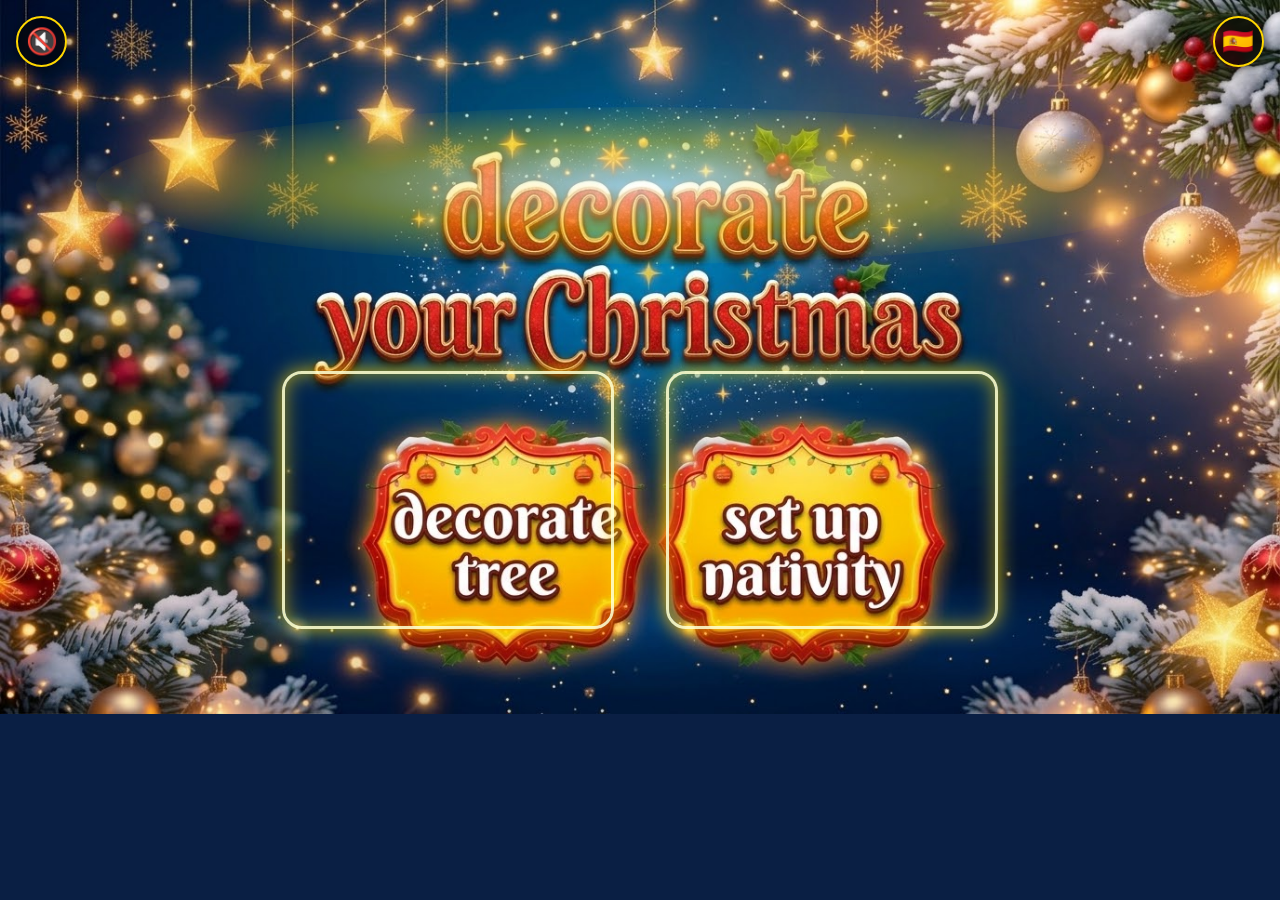
<file: index.html>
<!DOCTYPE html>
<html lang="en">
<head>
    <meta charset="UTF-8">
    <meta name="viewport" content="width=device-width, initial-scale=1.0, user-scalable=no">
    <title>Magic Christmas</title>
    <link rel="icon" type="image/jpg" href="img/belen/star_avatar.jpg">
    <meta property="og:title" content="Magic Christmas - Decorate the tree and set up the nativity">
    <meta property="og:description" content="Interactive app to decorate the Christmas tree and set up the nativity scene by dragging ornaments and characters.">
    <meta property="og:image" content="https://Margus20.github.io/decoracion-navidad/img/portada_en_horizontal.jpg">
    <meta property="og:url" content="https://Margus20.github.io/decoracion-navidad/">
    <meta property="og:type" content="website">
    <meta name="twitter:card" content="summary_large_image">
    <meta name="twitter:image" content="https://Margus20.github.io/decoracion-navidad/img/portada_en_horizontal.jpg">
    
    <!-- Versión actualizada a v=10 para forzar la limpieza de caché -->
    <link rel="stylesheet" href="estilos.css?v=10">
</head>
<body>
    <div class="portada">
        <picture>
            <source media="(min-width: 768px)" srcset="img/portada_en_horizontal.jpg">
            <img src="img/portada_en_vertical.jpg" alt="Magic Christmas - choose to decorate the tree or set up the nativity">
        </picture>
        <div class="aura-titulo"></div>
        <div class="botones-portada">
            <a href="arbol.html" class="btn-portada btn-arbol" aria-label="Decorate tree"></a>
            <a href="belen.html" class="btn-portada btn-belen" aria-label="Set up nativity"></a>
        </div>
        <button class="btn-musica" aria-label="Play music" title="Play music">
            <span class="icono-musica">🔇</span>
        </button>
        <button class="btn-idioma" aria-label="Switch language to Spanish" title="Switch language to Spanish">
            <span class="bandera">🇪🇸</span>
        </button>
    </div>

    <!-- Scripts con versión actualizada a v=10 -->
    <script src="script.js"></script>
    <script src="js/idioma.js?v=10"></script>
    <script src="js/musica.js?v=10"></script>
    
    <!-- Selector de donaciones (NUEVO) -->
    <script src="js/donar.js?v=1"></script>
</body>
</html>
</file>
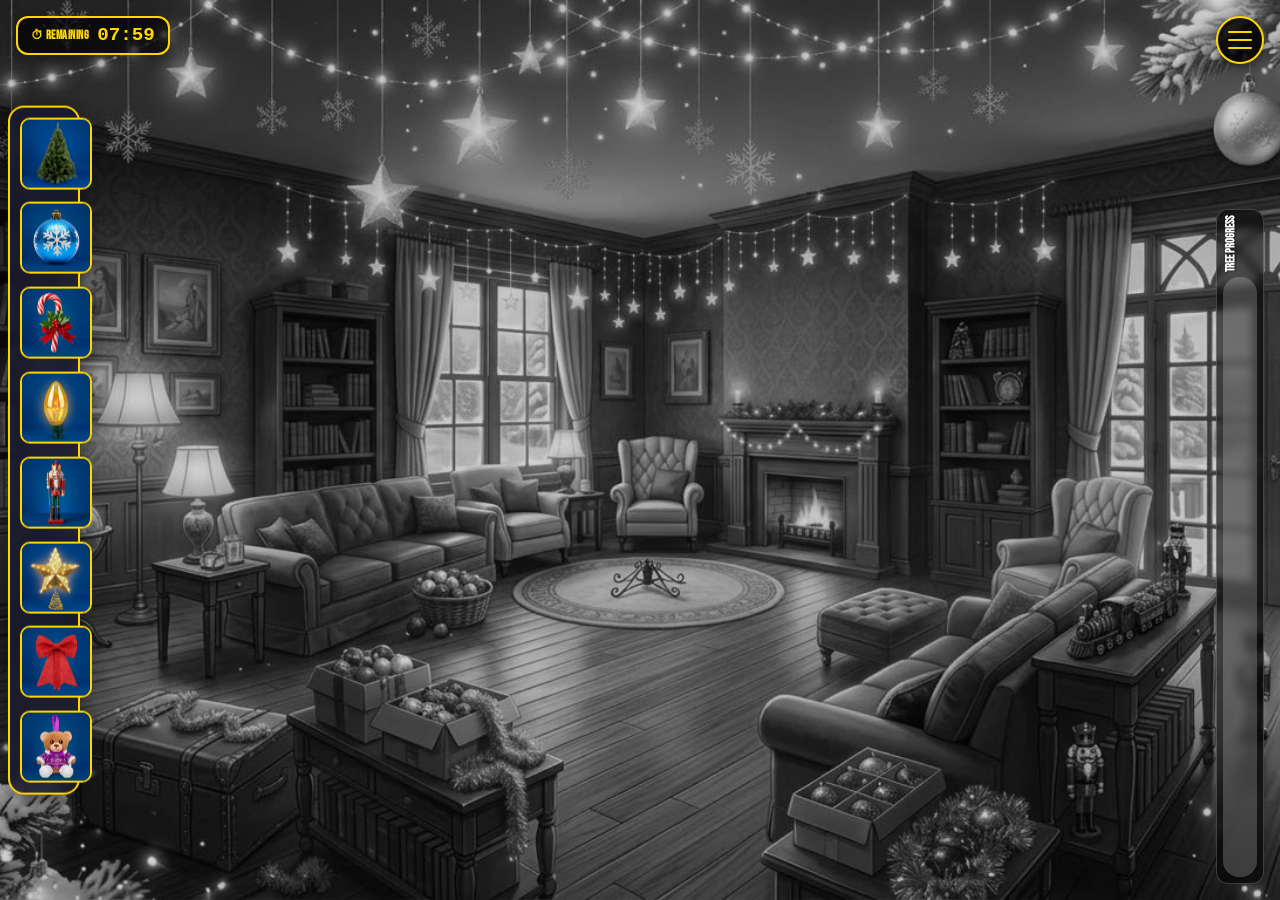
<file: arbol.html>
<!DOCTYPE html>
<html lang="en">
<head>
    <meta charset="UTF-8">
    <meta name="viewport" content="width=device-width, initial-scale=1.0, user-scalable=no">
    <title data-i18n="page_title">Árbol Navideño</title>
    
    <!-- Favicon: estrella del Belén -->
    <link rel="icon" type="image/jpg" href="img/belen/star_avatar.jpg">
    
    <!-- Etiquetas para compartir en redes sociales -->
    <meta property="og:title" content="Magic Christmas - Christmas Tree">
    <meta property="og:description" content="Decorate the Christmas tree by dragging ornaments and characters. Reach 100 points!">
    <meta property="og:image" content="https://Margus20.github.io/decoracion-navidad/img/portada_en_horizontal.jpg">
    <meta property="og:url" content="https://Margus20.github.io/decoracion-navidad/arbol.html">
    <meta property="og:type" content="website">
    <meta name="twitter:card" content="summary_large_image">
    <meta name="twitter:image" content="https://Margus20.github.io/decoracion-navidad/img/portada_en_horizontal.jpg">
    
    <link rel="preconnect" href="https://fonts.googleapis.com">
    <link rel="preconnect" href="https://fonts.gstatic.com" crossorigin>
    <link href="https://fonts.googleapis.com/css2?family=Bebas+Neue&display=swap" rel="stylesheet">
    
    <!-- Estilos fragmentados con anti-caché v=23 -->
    <link rel="stylesheet" href="css/arbol-base.css?v=23">
    <link rel="stylesheet" href="css/arbol-relojes.css?v=23">
    <link rel="stylesheet" href="css/arbol-ui.css?v=23">
    <link rel="stylesheet" href="css/arbol-botones.css?v=23">
    <link rel="stylesheet" href="css/arbol-modales.css?v=23">
    <link rel="stylesheet" href="css/arbol-efectos.css?v=23">
    <link rel="stylesheet" href="css/arbol-responsive.css?v=23">
</head>
<body>
    <!-- MENÚ HAMBURGUESA -->
    <button id="btnMenuHamburguesa" class="menu-hamburguesa-btn" aria-label="Abrir menú de opciones">
        <span></span>
        <span></span>
        <span></span>
    </button>

    <!-- CONTENEDOR DEL MENÚ DESPLEGABLE -->
    <nav id="menuDesplegable" class="menu-desplegable">
        <a href="index.html" class="menu-item">🏠 <span data-i18n="menu_return">VOLVER</span></a>
        <a href="https://ko-fi.com/mar_gus" target="_blank" rel="noopener" class="menu-item">☕ <span data-i18n="menu_donate">DONAR</span></a>
        <button id="btnHonorMenu" class="menu-item menu-btn">🏆 <span data-i18n="menu_best">MEJORES</span></button>
        
        <!-- Botón de Música en el menú -->
        <button class="menu-item btn-musica-menu" id="btnMusicaMenu" aria-label="Activar música">
            <span class="icono-musica">🔇</span> <span data-i18n="menu_music">Música</span>
        </button>
        
        <!-- Botón de Idioma en el menú -->
        <button class="menu-item btn-idioma-menu" id="btnIdiomaMenu" aria-label="Cambiar a inglés">
            <span class="bandera">🇬🇧</span> <span data-i18n="menu_lang">Idioma</span>
        </button>
    </nav>

    <!-- Botón Volver (Oculto por CSS) -->
    <a href="index.html" class="back-button">
        <svg class="arrow" viewBox="0 0 40 40" xmlns="http://www.w3.org/2000/svg">
            <path d="M34 27 C22 27 18 13 8 13 M15 6 L6 13 L15 20" stroke="#ffffff" stroke-width="5" stroke-linecap="round" stroke-linejoin="round" fill="none"/>
        </svg>
        <span data-i18n="menu_return">VOLVER</span>
    </a>

    <!-- Relojes -->
    <div class="zona-relojes">
        <div class="fila-donate-reloj">
            <a href="https://ko-fi.com/mar_gus" target="_blank" rel="noopener" class="btn-donate">☕ <span data-i18n="menu_donate">Donar</span></a>
            <div class="reloj" id="relojGlobal">
                <span class="reloj-etiqueta" data-i18n="clock_remaining">⏱ Restan</span>
                <span class="reloj-numero" id="relojGlobalNumero">08:00</span>
            </div>
        </div>
        <div class="reloj" id="relojFinal" style="display: none;">
            <span class="reloj-etiqueta" data-i18n="clock_final">🔥 Final</span>
            <span class="reloj-numero" id="relojFinalNumero">01:30</span>
        </div>
    </div>

    <!-- Botón Tabla de Honor (Oculto por CSS) -->
    <button class="btn-honor" id="btnHonor">🏆 <span data-i18n="menu_best">Mejores</span></button>

    <!-- Barra de Progreso -->
    <div class="panel-progreso">
        <div class="barra-contenedor">
            <span class="label-progreso" data-i18n="progress_label">Progreso del Árbol</span>
            <div class="barra-fondo">
                <div id="barraGeneral" class="barra-relleno" style="width: 0%;"></div>
            </div>
        </div>
    </div>

    <!-- Escenario -->
    <div class="container">
        <img id="stageImage" class="stage-image" src="" alt="Árbol Navideño">
        <div class="escena-overlay">
            <div class="zona-figuras" id="zonaFiguras"></div>
        </div>
    </div>

    <!-- Panel de Avatares -->
    <aside class="panel-avatars" id="panelAvatars"></aside>

    <!-- Panel de Controles -->
    <div class="panel-controles" id="panelControles">
        <div class="fila-bloques">
            <div class="bloque-control">
                <label for="sliderX" data-i18n="ctrl_horizontal">↔ Horizontal</label>
                <div class="fila-control-numerico">
                    <input type="range" id="sliderX" min="0" max="100" value="50" step="0.5">
                    <input type="number" id="inputX" min="0" max="100" step="0.1" value="50" class="input-numerico" aria-label="Valor horizontal">
                </div>
            </div>
            <div class="bloque-control">
                <label for="sliderY" data-i18n="ctrl_vertical">↕ Vertical</label>
                <div class="fila-control-numerico">
                    <input type="range" id="sliderY" min="0" max="100" value="50" step="0.5">
                    <input type="number" id="inputY" min="0" max="100" step="0.1" value="50" class="input-numerico" aria-label="Valor vertical">
                </div>
            </div>
            <div class="bloque-control">
                <label for="sliderZoom" data-i18n="ctrl_size">🔍 Tamaño</label>
                <div class="fila-control-numerico">
                    <input type="range" id="sliderZoom" min="40" max="300" value="100" step="1">
                    <input type="number" id="inputZoom" min="40" max="300" step="1" value="100" class="input-numerico" aria-label="Valor tamaño">
                </div>
            </div>
            <div class="bloque-control">
                <label for="sliderGiro" data-i18n="ctrl_rotate">🔄 Girar</label>
                <div class="fila-control-numerico">
                    <input type="range" id="sliderGiro" min="-180" max="180" value="0" step="1">
                    <input type="number" id="inputGiro" min="-180" max="180" step="1" value="0" class="input-numerico" aria-label="Valor giro">
                </div>
            </div>
        </div>
        <div class="fila-botones">
            <button id="btnVoltear" class="ctrl-btn" data-i18n="btn_flip">🪞 Voltear</button>
            <button id="btnDuplicar" class="ctrl-btn" data-i18n="btn_duplicate">📋 Duplicar</button>
            <button id="btnCapas" class="ctrl-btn" data-i18n="btn_layers">📚 Capas</button>
            <button id="btnQuitar" class="ctrl-btn ctrl-quitar" data-i18n="btn_remove">✕ Quitar</button>
        </div>
    </div>

    <!-- Modal de Capas -->
    <div class="modal-capas" id="modalCapas">
        <div class="modal-contenido">
            <h3 data-i18n="modal_layers_title">Orden de Capas</h3>
            <div id="listaCapas" class="lista-capas"></div>
            <button id="btnCerrarCapas" class="ctrl-btn" style="margin-top: 15px; width: 100%;" data-i18n="btn_close">Cerrar</button>
        </div>
    </div>

    <!-- Modal de Resultado Final -->
    <div class="modal-resultado" id="modalResultado">
        <div class="modal-resultado-contenido">
            <button class="modal-cerrar-x" id="btnCerrarXResultado" title="Salir sin guardar">✕</button>
            <h2 class="modal-resultado-titulo" id="resultadoTitulo" data-i18n="modal_result_title">Veredicto</h2>
            <div class="modal-resultado-puntaje" id="resultadoPuntaje">0/100</div>
            <p class="modal-resultado-mensaje" id="resultadoMensaje"></p>
            
            <div class="modal-resultado-detalles">
                <h4 data-i18n="modal_result_details">Detalle de relaciones:</h4>
                <div id="listaDetalles"></div>
            </div>
            
            <div class="campo-nombre" id="campoNombre">
                <label for="inputNombre" data-i18n="modal_name_label">✍️ Escribe tu nombre para la tabla de honor:</label>
                <input type="text" id="inputNombre" maxlength="20" data-i18n-placeholder="modal_name_placeholder" placeholder="Tu nombre aquí" autocomplete="off">
                <button class="modal-resultado-btn" id="btnGuardarNombre" data-i18n="btn_save_name">Guardar y Ver Tabla</button>
            </div>
        </div>
    </div>

    <!-- Modal de Tabla de Honor -->
    <div class="modal-honor" id="modalHonor">
        <div class="modal-honor-contenido">
            <h3 data-i18n="modal_honor_title">🏆 Tabla de Honor Local</h3>
            <div id="listaHonor" class="lista-honor"></div>
            <button class="modal-resultado-btn" id="btnCerrarHonor" data-i18n="btn_close">Cerrar</button>
        </div>
    </div>

    <!-- ZONA DE REINICIO -->
    <div class="zona-reinicio" id="zonaReinicio">
        <button class="btn-reiniciar" id="btnReiniciar" data-i18n="btn_restart">🔄 REINICIAR ÁRBOL</button>
        <button class="btn-seguir-decorando" id="btnSeguirDecorando" data-i18n="btn_continue">🎄 Seguir decorando tu Árbol</button>
    </div>

    <!-- Lupa Matemática -->
    <div id="debugPanel" style="position: fixed; top: 50%; left: 50%; transform: translate(-50%, -50%); width: 90%; max-width: 400px; max-height: 80vh; background: rgba(20, 20, 30, 0.98); color: #fff; padding: 20px; font-family: sans-serif; font-size: 14px; z-index: 9999; border: 2px solid #ffd700; border-radius: 15px; display: none; overflow-y: auto; box-shadow: 0 0 20px rgba(0,0,0,0.8);">
        <h3 style="color: #ffd700; margin-top: 0; text-align: center; border-bottom: 1px solid #444; padding-bottom: 10px;" data-i18n="debug_title">🔍 Lupa Matemática</h3>
        <div id="debugContent" style="margin-bottom: 15px;" data-i18n="debug_loading">Cargando datos...</div>
        <button onclick="document.getElementById('debugPanel').style.display='none'" style="width:100%; padding:12px; background:#d32f2f; color:white; border:none; border-radius:8px; font-size:16px; font-weight:bold;" data-i18n="debug_close">Cerrar</button>
    </div>

    <!-- Botón flotante para abrir la lupa -->
    <button id="btnDebug" style="position: fixed; bottom: 20px; right: 20px; z-index: 10000; background: #ffd700; color: #000; border: none; padding: 12px 20px; border-radius: 25px; font-weight: bold; box-shadow: 0 4px 10px rgba(0,0,0,0.5); font-size: 16px; display: none;" data-i18n="debug_btn">🔍 Ver Solución</button>

    <script>
        // ============ LÓGICA DEL MENÚ HAMBURGUESA ============
        document.addEventListener('DOMContentLoaded', function() {
            const btnMenu = document.getElementById('btnMenuHamburguesa');
            const menuDesplegable = document.getElementById('menuDesplegable');
            const btnHonorMenu = document.getElementById('btnHonorMenu');
            
            if (btnMenu && menuDesplegable) {
                function alternarMenu(e) {
                    if (e) { e.preventDefault(); e.stopPropagation(); }
                    menuDesplegable.classList.toggle('activo');
                    btnMenu.classList.toggle('activo');
                }

                btnMenu.addEventListener('click', alternarMenu);
                btnMenu.addEventListener('touchstart', alternarMenu, { passive: false });
                
                if (btnHonorMenu && typeof mostrarTablaHonor === 'function') {
                    btnHonorMenu.addEventListener('click', (e) => {
                        e.stopPropagation();
                        mostrarTablaHonor();
                        menuDesplegable.classList.remove('activo');
                        btnMenu.classList.remove('activo');
                    });
                }

                document.addEventListener('click', (e) => {
                    if (menuDesplegable.classList.contains('activo')) {
                        if (!menuDesplegable.contains(e.target) && e.target !== btnMenu) {
                            setTimeout(() => {
                                menuDesplegable.classList.remove('activo');
                                btnMenu.classList.remove('activo');
                            }, 150);
                        }
                    }
                });
            }
        });

        // ============ INTERRUPTOR DE LA LUPA ============
        const LUPA_ACTIVA = false;
        if (LUPA_ACTIVA) { 
            const btnDebug = document.getElementById('btnDebug');
            if(btnDebug) btnDebug.style.display = 'block'; 
        }
        const btnDebugEl = document.getElementById('btnDebug');
        if (btnDebugEl) {
            btnDebugEl.addEventListener('click', function() {
                document.getElementById('debugPanel').style.display = 'block';
                if(typeof actualizarProgresoGeneral === 'function') actualizarProgresoGeneral();
            });
        }
    </script>

    <!-- Scripts con anti-caché -->
    <script src="js/idioma.js?v=10"></script>
    <script src="js/musica.js?v=10"></script>
    <!-- ACTUALIZADO A v=25 para forzar la carga del fix de la barra vertical -->
    <script src="js/arbol-datos.js?v=25"></script>
    <script src="js/arbol-geometria.js?v=23"></script>
    <script src="js/arbol-reglas.js?v=23"></script>
    <!-- ACTUALIZADO A v=25 para forzar la carga del fix de la barra vertical -->
    <script src="js/arbol-interfaz.js?v=25"></script>
    <script src="js/arbol-tiempo.js?v=23"></script>
    <script src="js/arbol-figuras.js?v=23"></script>
    <script src="js/arbol-controles.js?v=23"></script>
    <script src="js/arbol-monitor.js?v=23"></script>
    
    <!-- Protección contra salida accidental (ACTUALIZADO A v=2) -->
    <script src="js/salida.js?v=2"></script>
    
    <!-- Selector de donaciones (NUEVO) -->
    <script src="js/donar.js?v=1"></script>
</body>
</html>
</file>
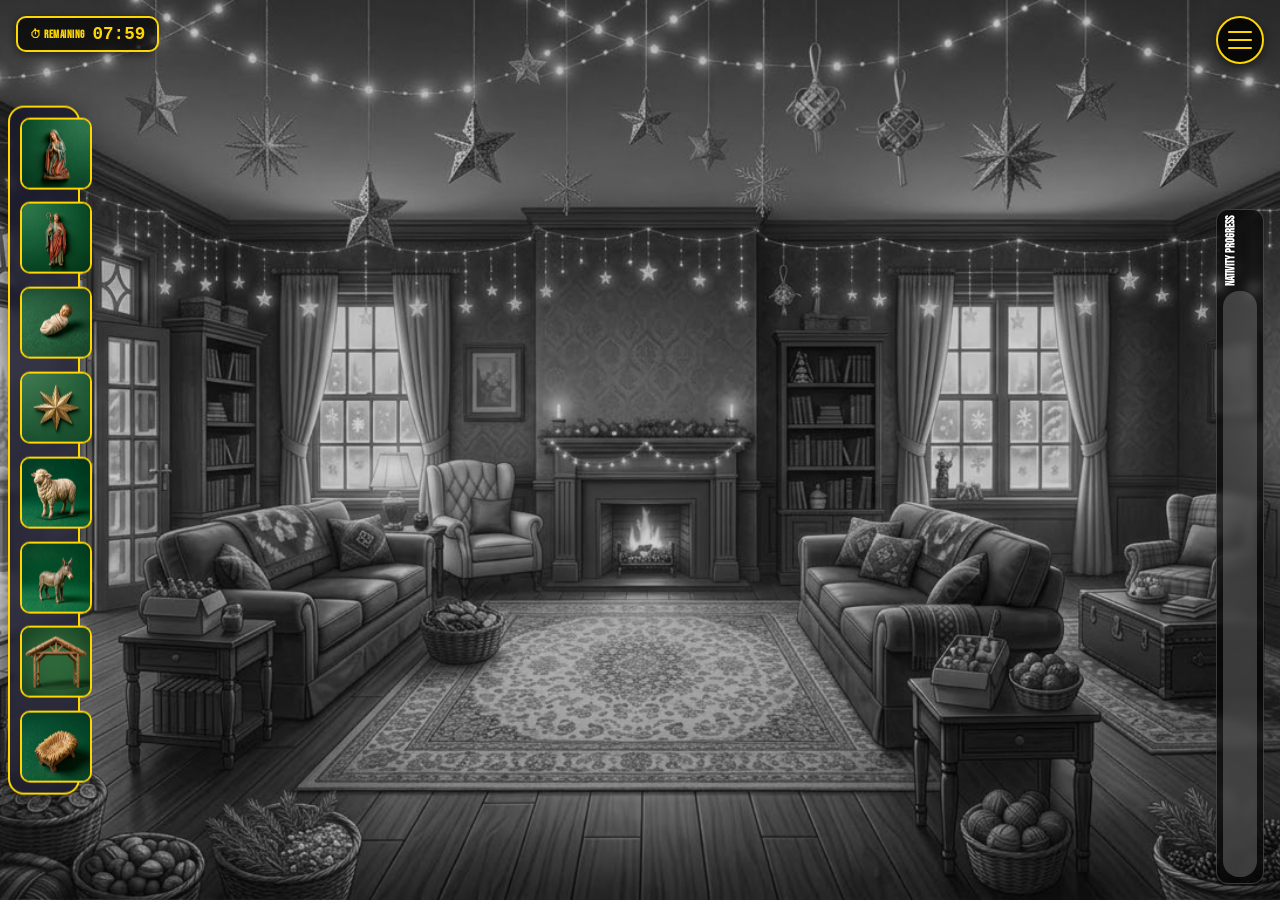
<file: belen.html>
<!DOCTYPE html>
<html lang="es">
<head>
    <meta charset="UTF-8">
    <meta name="viewport" content="width=device-width, initial-scale=1.0, user-scalable=no">
    <title data-i18n="page_title_belen">Belén Navideño</title>
    
    <!-- Favicon: estrella del Belén -->
    <link rel="icon" type="image/jpg" href="img/belen/star_avatar.jpg">
    
    <!-- Etiquetas para compartir en redes sociales -->
    <meta property="og:title" content="Magic Christmas - Christmas Nativity">
    <meta property="og:description" content="Set up the nativity scene by dragging Mary, Joseph, Baby Jesus and the animals. Reach 100 points!">
    <meta property="og:image" content="https://Margus20.github.io/decoracion-navidad/img/portada_en_horizontal.jpg">
    <meta property="og:url" content="https://Margus20.github.io/decoracion-navidad/belen.html">
    <meta property="og:type" content="website">
    <meta name="twitter:card" content="summary_large_image">
    <meta name="twitter:image" content="https://Margus20.github.io/decoracion-navidad/img/portada_en_horizontal.jpg">
    
    <link rel="preconnect" href="https://fonts.googleapis.com">
    <link rel="preconnect" href="https://fonts.gstatic.com" crossorigin>
    <link href="https://fonts.googleapis.com/css2?family=Bebas+Neue&display=swap" rel="stylesheet">
    
    <!-- Estilos fragmentados con anti-caché v=23 -->
    <link rel="stylesheet" href="css/belen-base.css?v=23">
    <link rel="stylesheet" href="css/belen-relojes.css?v=23">
    <link rel="stylesheet" href="css/belen-ui.css?v=23">
    <link rel="stylesheet" href="css/belen-botones.css?v=23">
    <link rel="stylesheet" href="css/belen-modales.css?v=23">
    <link rel="stylesheet" href="css/belen-efectos.css?v=23">
    <link rel="stylesheet" href="css/belen-responsive.css?v=23">
</head>
<body>
    <!-- MENÚ HAMBURGUESA -->
    <button id="btnMenuHamburguesa" class="menu-hamburguesa-btn" aria-label="Abrir menú de opciones">
        <span></span>
        <span></span>
        <span></span>
    </button>

    <!-- CONTENEDOR DEL MENÚ DESPLEGABLE -->
    <nav id="menuDesplegable" class="menu-desplegable">
        <a href="index.html" class="menu-item">🏠 <span data-i18n="menu_return">VOLVER</span></a>
        <a href="https://ko-fi.com/mar_gus" target="_blank" rel="noopener" class="menu-item">☕ <span data-i18n="menu_donate">DONAR</span></a>
        <button id="btnHonorMenu" class="menu-item menu-btn">🏆 <span data-i18n="menu_best">MEJORES</span></button>
        
        <!-- Botón de Música en el menú -->
        <button class="menu-item btn-musica-menu" id="btnMusicaMenu" aria-label="Activar música">
            <span class="icono-musica">🔇</span> <span data-i18n="menu_music">Música</span>
        </button>
        
        <!-- Botón de Idioma en el menú -->
        <button class="menu-item btn-idioma-menu" id="btnIdiomaMenu" aria-label="Cambiar a inglés">
            <span class="bandera">🇬🇧</span> <span data-i18n="menu_lang">Idioma</span>
        </button>
    </nav>

    <!-- Botón Volver (Oculto por CSS) -->
    <a href="index.html" class="back-button">
        <svg class="arrow" viewBox="0 0 40 40" xmlns="http://www.w3.org/2000/svg">
            <path d="M34 27 C22 27 18 13 8 13 M15 6 L6 13 L15 20" stroke="#ffffff" stroke-width="5" stroke-linecap="round" stroke-linejoin="round" fill="none"/>
        </svg>
        <span data-i18n="menu_return">VOLVER</span>
    </a>

    <!-- Relojes -->
    <div class="zona-relojes">
        <div class="fila-donate-reloj">
            <a href="https://ko-fi.com/mar_gus" target="_blank" rel="noopener" class="btn-donate">☕ <span data-i18n="menu_donate">Donar</span></a>
            <div class="reloj" id="relojGlobal">
                <span class="reloj-etiqueta" data-i18n="clock_remaining">⏱ Restan</span>
                <span class="reloj-numero" id="relojGlobalNumero">08:00</span>
            </div>
        </div>
        <div class="reloj" id="relojFinal" style="display: none;">
            <span class="reloj-etiqueta" data-i18n="clock_final">🔥 Final</span>
            <span class="reloj-numero" id="relojFinalNumero">00:45</span>
        </div>
    </div>

    <!-- Botón Tabla de Honor (Oculto por CSS) -->
    <button class="btn-honor" id="btnHonor">🏆 <span data-i18n="menu_best">Mejores</span></button>

    <!-- Barra de Progreso -->
    <div class="panel-progreso">
        <div class="barra-contenedor">
            <span class="label-progreso" data-i18n="progress_label_belen">Progreso del Belén</span>
            <div class="barra-fondo">
                <div id="barraGeneral" class="barra-relleno" style="width: 0%;"></div>
            </div>
        </div>
    </div>

    <!-- Escenario -->
    <div class="container">
        <img id="stageImage" class="stage-image" src="" alt="Belén Navideño">
        <div class="escena-overlay">
            <div class="zona-figuras" id="zonaFiguras"></div>
        </div>
    </div>

    <!-- Panel de Avatares -->
    <aside class="panel-avatars" id="panelAvatars"></aside>

    <!-- Panel de Controles -->
    <div class="panel-controles" id="panelControles">
        <div class="fila-bloques">
            <div class="bloque-control">
                <label for="sliderX" data-i18n="ctrl_horizontal">↔ Horizontal</label>
                <div class="fila-control-numerico">
                    <input type="range" id="sliderX" min="0" max="100" value="50" step="0.5">
                    <input type="number" id="inputX" min="0" max="100" step="0.1" value="50" class="input-numerico" aria-label="Valor horizontal">
                </div>
            </div>
            <div class="bloque-control">
                <label for="sliderY" data-i18n="ctrl_vertical">↕ Vertical</label>
                <div class="fila-control-numerico">
                    <input type="range" id="sliderY" min="0" max="100" value="50" step="0.5">
                    <input type="number" id="inputY" min="0" max="100" step="0.1" value="50" class="input-numerico" aria-label="Valor vertical">
                </div>
            </div>
            <div class="bloque-control">
                <label for="sliderZoom" data-i18n="ctrl_size">🔍 Tamaño</label>
                <div class="fila-control-numerico">
                    <input type="range" id="sliderZoom" min="40" max="300" value="100" step="1">
                    <input type="number" id="inputZoom" min="40" max="300" step="1" value="100" class="input-numerico" aria-label="Valor tamaño">
                </div>
            </div>
            <div class="bloque-control">
                <label for="sliderGiro" data-i18n="ctrl_rotate">🔄 Girar</label>
                <div class="fila-control-numerico">
                    <input type="range" id="sliderGiro" min="-180" max="180" value="0" step="1">
                    <input type="number" id="inputGiro" min="-180" max="180" step="1" value="0" class="input-numerico" aria-label="Valor giro">
                </div>
            </div>
        </div>
        <div class="fila-botones">
            <button id="btnVoltear" class="ctrl-btn" data-i18n="btn_flip">🪞 Voltear</button>
            <button id="btnDuplicar" class="ctrl-btn" data-i18n="btn_duplicate">📋 Duplicar</button>
            <button id="btnCapas" class="ctrl-btn" data-i18n="btn_layers">📚 Capas</button>
            <button id="btnQuitar" class="ctrl-btn ctrl-quitar" data-i18n="btn_remove">✕ Quitar</button>
        </div>
    </div>

    <!-- Modal de Capas -->
    <div class="modal-capas" id="modalCapas">
        <div class="modal-contenido">
            <h3 data-i18n="modal_layers_title">Orden de Capas</h3>
            <div id="listaCapas" class="lista-capas"></div>
            <button id="btnCerrarCapas" class="ctrl-btn" style="margin-top: 15px; width: 100%;" data-i18n="btn_close">Cerrar</button>
        </div>
    </div>

    <!-- Modal de Resultado Final -->
    <div class="modal-resultado" id="modalResultado">
        <div class="modal-resultado-contenido">
            <button class="modal-cerrar-x" id="btnCerrarXResultado" title="Salir sin guardar">✕</button>
            <h2 class="modal-resultado-titulo" id="resultadoTitulo" data-i18n="modal_result_title">Veredicto</h2>
            <div class="modal-resultado-puntaje" id="resultadoPuntaje">0/100</div>
            <p class="modal-resultado-mensaje" id="resultadoMensaje"></p>
            
            <div class="modal-resultado-detalles">
                <h4 data-i18n="modal_result_details">Detalle de relaciones:</h4>
                <div id="listaDetalles"></div>
            </div>
            
            <div class="campo-nombre" id="campoNombre">
                <label for="inputNombre" data-i18n="modal_name_label">✍️ Escribe tu nombre para la tabla de honor:</label>
                <input type="text" id="inputNombre" maxlength="20" data-i18n-placeholder="modal_name_placeholder" placeholder="Tu nombre aquí" autocomplete="off">
                <button class="modal-resultado-btn" id="btnGuardarNombre" data-i18n="btn_save_name">Guardar y Ver Tabla</button>
            </div>
        </div>
    </div>

    <!-- Modal de Tabla de Honor -->
    <div class="modal-honor" id="modalHonor">
        <div class="modal-honor-contenido">
            <h3 data-i18n="modal_honor_title">🏆 Tabla de Honor Local</h3>
            <div id="listaHonor" class="lista-honor"></div>
            <button class="modal-resultado-btn" id="btnCerrarHonor" data-i18n="btn_close">Cerrar</button>
        </div>
    </div>

    <!-- ZONA DE REINICIO -->
    <div class="zona-reinicio" id="zonaReinicio">
        <button class="btn-reiniciar" id="btnReiniciar" data-i18n="btn_restart_belen">🔄 REINICIAR BELÉN</button>
        <button class="btn-seguir-decorando" id="btnSeguirDecorando" data-i18n="btn_continue_belen">🌟 Seguir decorando tu Belén</button>
    </div>

    <!-- Lupa Matemática -->
    <div id="debugPanel" style="position: fixed; top: 50%; left: 50%; transform: translate(-50%, -50%); width: 90%; max-width: 400px; max-height: 80vh; background: rgba(20, 20, 30, 0.98); color: #fff; padding: 20px; font-family: sans-serif; font-size: 14px; z-index: 9999; border: 2px solid #ffd700; border-radius: 15px; display: none; overflow-y: auto; box-shadow: 0 0 20px rgba(0,0,0,0.8);">
        <h3 style="color: #ffd700; margin-top: 0; text-align: center; border-bottom: 1px solid #444; padding-bottom: 10px;" data-i18n="debug_title">🔍 Lupa Matemática</h3>
        <div id="debugContent" style="margin-bottom: 15px;" data-i18n="debug_loading">Cargando datos...</div>
        <button onclick="document.getElementById('debugPanel').style.display='none'" style="width:100%; padding:12px; background:#d32f2f; color:white; border:none; border-radius:8px; font-size:16px; font-weight:bold;" data-i18n="debug_close">Cerrar</button>
    </div>

    <!-- Botón flotante para abrir la lupa -->
    <button id="btnDebug" style="position: fixed; bottom: 20px; right: 20px; z-index: 10000; background: #ffd700; color: #000; border: none; padding: 12px 20px; border-radius: 25px; font-weight: bold; box-shadow: 0 4px 10px rgba(0,0,0,0.5); font-size: 16px; display: none;" data-i18n="debug_btn">🔍 Ver Solución</button>

    <!-- ========================================================== -->
    <!-- ============ SCRIPTS DE LÓGICA E INTERACCIÓN ============ -->
    <!-- ========================================================== -->
    <script>
        // 1. LÓGICA DEL MENÚ HAMBURGUESA (Limpia y profesional)
        document.addEventListener('DOMContentLoaded', function() {
            const btnMenu = document.getElementById('btnMenuHamburguesa');
            const menuDesplegable = document.getElementById('menuDesplegable');
            const btnHonorMenu = document.getElementById('btnHonorMenu');
            
            if (btnMenu && menuDesplegable) {
                function alternarMenu(e) {
                    if (e) { e.preventDefault(); e.stopPropagation(); }
                    menuDesplegable.classList.toggle('activo');
                    btnMenu.classList.toggle('activo');
                }

                btnMenu.addEventListener('click', alternarMenu);
                btnMenu.addEventListener('touchstart', alternarMenu, { passive: false });
                
                if (btnHonorMenu && typeof mostrarTablaHonor === 'function') {
                    btnHonorMenu.addEventListener('click', (e) => {
                        e.stopPropagation();
                        mostrarTablaHonor();
                        menuDesplegable.classList.remove('activo');
                        btnMenu.classList.remove('activo');
                    });
                }

                document.addEventListener('click', (e) => {
                    if (menuDesplegable.classList.contains('activo')) {
                        if (!menuDesplegable.contains(e.target) && e.target !== btnMenu) {
                            setTimeout(() => {
                                menuDesplegable.classList.remove('activo');
                                btnMenu.classList.remove('activo');
                            }, 150);
                        }
                    }
                });
            }
        });

        // 2. INTERRUPTOR DE LA LUPA
        const LUPA_ACTIVA = false;
        if (LUPA_ACTIVA) { 
            const btnDebug = document.getElementById('btnDebug');
            if(btnDebug) btnDebug.style.display = 'block'; 
        }
        const btnDebugEl = document.getElementById('btnDebug');
        if (btnDebugEl) {
            btnDebugEl.addEventListener('click', function() {
                document.getElementById('debugPanel').style.display = 'block';
                if(typeof actualizarProgresoGeneral === 'function') actualizarProgresoGeneral();
            });
        }
    </script>

    <!-- Scripts con anti-caché v=23 (¡CLAVE PARA QUE FUNCIONE!) -->
    <script src="js/belen-datos.js?v=23"></script>
    <script src="js/belen-geometria.js?v=23"></script>
    <script src="js/belen-reglas.js?v=23"></script>
    <!-- ACTUALIZADO A v=24 para forzar la carga del fix de la barra de progreso -->
    <script src="js/belen-interfaz.js?v=24"></script>
    
    <!-- Nuevos módulos fragmentados (reemplazan a belen-acciones.js) -->
    <script src="js/belen-estado.js?v=23"></script>
    <script src="js/belen-tiempo.js?v=23"></script>
    <script src="js/belen-honor.js?v=23"></script>
    <script src="js/belen-figuras.js?v=23"></script>
    <script src="js/belen-controles.js?v=23"></script>
    <script src="js/belen-ux.js?v=23"></script>
    
    <script src="js/belen-monitor.js?v=23"></script>
    
    <!-- Scripts globales de idioma y música -->
    <script src="js/idioma.js?v=10"></script>
    <script src="js/musica.js?v=10"></script>
    
    <!-- Protección contra salida accidental (ACTUALIZADO A v=2) -->
    <script src="js/salida.js?v=2"></script>
    
    <!-- Selector de donaciones (NUEVO) -->
    <script src="js/donar.js?v=1"></script>
</body>
</html>
</file>
<file: estilos.css>
* {
    margin: 0;
    padding: 0;
    box-sizing: border-box;
    -webkit-user-select: none;
    user-select: none;
}

body {
    font-family: 'Georgia', serif;
    background: #0a1f44;
    color: #fff;
    min-height: 100vh;
    overflow-x: hidden;
}

/* ============ PORTADA ============ */
.portada {
    position: relative;
    width: 100%;
    background: #0a1f44;
}

.portada picture {
    display: block;
    width: 100%;
    line-height: 0;
}

.portada img {
    width: 100%;
    height: auto;
    display: block;
}

/* Aura de resplandor sobre el título */
.aura-titulo {
    position: absolute;
    top: 20%;
    left: 50%;
    transform: translateX(-50%);
    width: 85%;
    height: 26%;
    background: radial-gradient(ellipse at center,
        rgba(255,255,255,0.6) 0%,
        rgba(255,215,0,0.4) 40%,
        transparent 75%);
    border-radius: 50%;
    pointer-events: none;
    animation: auraTitulo 3s ease-in-out infinite;
    z-index: 2;
}

@keyframes auraTitulo {
    0%, 100% { opacity: 0.3; transform: translateX(-50%) scale(1); }
    50%      { opacity: 0.8; transform: translateX(-50%) scale(1.05); }
}

.botones-portada {
    position: absolute;
    top: 0;
    left: 0;
    width: 100%;
    height: 100%;
    pointer-events: none;
}

/* ESTILO DE LOS BOTONES CON BRILLO PARPADEANTE */
.btn-portada {
    position: absolute;
    display: block;
    text-decoration: none;
    cursor: pointer;
    pointer-events: auto;
    border: 3px solid rgba(255, 255, 200, 0.9);
    border-radius: 20px;
    box-shadow: 0 0 20px rgba(255, 215, 0, 0.8), inset 0 0 20px rgba(255, 215, 0, 0.6);
    animation: brilloParpadeante 1.5s infinite alternate ease-in-out;
    z-index: 3;
}

/* Animación del brillo pulsante */
@keyframes brilloParpadeante {
    0% {
        box-shadow: 0 0 10px rgba(255, 215, 0, 0.4), inset 0 0 10px rgba(255, 215, 0, 0.2);
        border-color: rgba(255, 215, 0, 0.6);
    }
    100% {
        box-shadow: 0 0 40px rgba(255, 255, 200, 1), inset 0 0 35px rgba(255, 215, 0, 0.9);
        border-color: rgba(255, 255, 255, 1);
    }
}

/* Botón "decorar árbol" sobre la portada vertical */
.btn-arbol {
    top: 57%;
    left: 1%;
    width: 47%;
    height: 32%;
}

/* Botón "armar Belén" sobre la portada vertical */
.btn-belen {
    top: 57%;
    left: 52%;
    width: 47%;
    height: 32%;
}

/* Ajuste de botones para la portada horizontal */
@media (min-width: 768px) {
    .btn-arbol {
        top: 52%;
        left: 22%;
        width: 26%;
        height: 36%;
    }
    .btn-belen {
        top: 52%;
        left: 52%;
        width: 26%;
        height: 36%;
    }
    .aura-titulo {
        top: 15%;
        height: 22%;
    }
}

.btn-portada:active {
    animation: none;
    box-shadow: 0 0 50px rgba(255, 255, 255, 1), inset 0 0 50px rgba(255, 255, 255, 0.9);
    border-color: #fff;
    background: rgba(255, 255, 255, 0.2);
}

/* ============ ESTILOS GENERALES PARA LAS ESCENAS ============ */
header {
    text-align: center;
    padding: 15px;
    background: linear-gradient(135deg, #8b0000, #006400);
    border-bottom: 3px solid #ffd700;
}

header h1 {
    font-size: 1.8em;
    color: #ffd700;
    margin-bottom: 10px;
}

.menu-botones {
    display: flex;
    gap: 10px;
    justify-content: center;
    flex-wrap: wrap;
}

.menu-botones button {
    padding: 10px 20px;
    font-size: 1em;
    border: 2px solid #ffd700;
    border-radius: 10px;
    background: #b22222;
    color: #fff;
    font-weight: bold;
    cursor: pointer;
}

.menu-botones button:last-child {
    background: #228b22;
}

.escena {
    position: relative;
    min-height: calc(100vh - 120px);
}

/* ============ SALA ============ */
.sala {
    position: relative;
    width: 100%;
    height: 70vh;
    overflow: hidden;
}

.pared {
    position: absolute;
    top: 0;
    left: 0;
    width: 100%;
    height: 70%;
    background: linear-gradient(180deg, #8b4513 0%, #a0522d 100%);
}

.piso {
    position: absolute;
    bottom: 0;
    left: 0;
    width: 100%;
    height: 30%;
    background: linear-gradient(180deg, #654321 0%, #3e2723 100%);
}

.ventana {
    position: absolute;
    top: 10%;
    width: 22%;
    height: 35%;
    background: #87ceeb;
    border: 4px solid #4a2c17;
    border-radius: 5px;
    display: flex;
    justify-content: space-around;
    align-items: center;
    padding: 5px;
}

.ventana-izq { left: 5%; }
.ventana-der { right: 5%; }

.luz-larga {
    width: 8px;
    height: 80%;
    background: repeating-linear-gradient(
        180deg,
        #ff0000 0px,
        #ff0000 10px,
        #00ff00 10px,
        #00ff00 20px,
        #ffd700 20px,
        #ffd700 30px
    );
    border-radius: 3px;
}

.cuadro {
    position: absolute;
    top: 15%;
    left: 50%;
    transform: translateX(-50%);
    width: 20%;
    height: 25%;
    background: #228b22;
    border: 5px solid #8b4513;
    border-radius: 3px;
}

.mesa {
    position: absolute;
    bottom: 25%;
    left: 50%;
    transform: translateX(-50%);
    width: 30%;
    height: 15%;
    background: #8b4513;
    border-radius: 5px;
    border: 2px solid #4a2c17;
}

.sofa {
    position: absolute;
    bottom: 5%;
    left: 5%;
    width: 35%;
    height: 20%;
    background: #8b0000;
    border-radius: 10px;
    border: 3px solid #4a0000;
}

.mascota {
    position: absolute;
    bottom: 8%;
    right: 10%;
    font-size: 2em;
}

/* ============ ARBOLITO ============ */
.arbol-base {
    position: absolute;
    bottom: 5%;
    left: 50%;
    transform: translateX(-50%);
    width: 30%;
    height: 55%;
}

.tronco {
    position: absolute;
    bottom: 0;
    left: 50%;
    transform: translateX(-50%);
    width: 15%;
    height: 20%;
    background: #4a2c17;
    border-radius: 3px;
}

.rama {
    position: absolute;
    left: 50%;
    transform: translateX(-50%);
    width: 0;
    height: 0;
    border-left: solid transparent;
    border-right: solid transparent;
    border-bottom: solid #006400;
}

.rama-1 {
    bottom: 15%;
    border-left-width: 50px;
    border-right-width: 50px;
    border-bottom-width: 70px;
}

.rama-2 {
    bottom: 35%;
    border-left-width: 40px;
    border-right-width: 40px;
    border-bottom-width: 60px;
}

.rama-3 {
    bottom: 55%;
    border-left-width: 30px;
    border-right-width: 30px;
    border-bottom-width: 50px;
}

.zona-soltar {
    position: absolute;
    top: 0;
    left: 0;
    width: 100%;
    height: 100%;
    pointer-events: none;
}

/* ============ PANEL DE ADORNOS ============ */
.panel-adornos {
    background: #2c1810;
    border-top: 3px solid #ffd700;
    padding: 10px;
    display: flex;
    flex-wrap: wrap;
    gap: 10px;
    justify-content: center;
    align-items: center;
}

.panel-adornos h3 {
    width: 100%;
    text-align: center;
    color: #ffd700;
    font-size: 1em;
}

.adorno {
    font-size: 2em;
    padding: 8px;
    background: #4a2c17;
    border: 2px solid #ffd700;
    border-radius: 8px;
    cursor: grab;
    touch-action: none;
    transition: transform 0.2s;
}

.adorno:active {
    cursor: grabbing;
    transform: scale(1.2);
}

.adorno.colocado {
    position: absolute;
    font-size: 1.5em;
    z-index: 10;
    pointer-events: auto;
}

/* ============ BELÉN ============ */
.terreno-belen {
    position: relative;
    width: 100%;
    height: 70vh;
    overflow: hidden;
}

.cielo {
    position: absolute;
    top: 0;
    left: 0;
    width: 100%;
    height: 50%;
    background: linear-gradient(180deg, #1a1a4e 0%, #4a4a8e 100%);
}

.terreno-belen::after {
    content: '';
    position: absolute;
    bottom: 0;
    left: 0;
    width: 100%;
    height: 50%;
    background: linear-gradient(180deg, #c2b280 0%, #8b7355 100%);
}

.estrella-guia {
    position: absolute;
    top: 10%;
    left: 50%;
    transform: translateX(-50%);
    font-size: 3em;
    animation: brillar 2s infinite;
}

@keyframes brillar {
    0%, 100% { opacity: 1; transform: translateX(-50%) scale(1); }
    50% { opacity: 0.6; transform: translateX(-50%) scale(1.2); }
}

.pesebre {
    position: absolute;
    bottom: 20%;
    left: 50%;
    transform: translateX(-50%);
    width: 25%;
    height: 20%;
    background: #8b4513;
    border: 3px solid #4a2c17;
    border-radius: 5px;
}

.roca {
    position: absolute;
    background: #696969;
    border-radius: 50%;
}

.roca-1 {
    bottom: 15%;
    left: 10%;
    width: 40px;
    height: 30px;
}

.roca-2 {
    bottom: 10%;
    right: 15%;
    width: 50px;
    height: 35px;
}

.arbolito-belen {
    position: absolute;
    font-size: 2.5em;
}

.arbolito-belen { bottom: 25%; left: 15%; }
.belen-2 { bottom: 30%; right: 10%; }

/* ============ NIEVE ============ */
.nieve {
    position: fixed;
    top: -10px;
    color: #fff;
    font-size: 1.5em;
    pointer-events: none;
    animation: caer 10s linear infinite;
    z-index: 1000;
}

@keyframes caer {
    0% {
        transform: translateY(0) translateX(0);
        opacity: 1;
    }
    100% {
        transform: translateY(100vh) translateX(50px);
        opacity: 0.3;
    }
}

/* ============ BOTÓN VOLVER ============ */
.btn-volver {
    position: fixed;
    top: 15px;
    left: 15px;
    padding: 10px 15px;
    background: #8b0000;
    color: #fff;
    border: 2px solid #ffd700;
    border-radius: 10px;
    font-size: 1em;
    font-weight: bold;
    cursor: pointer;
    z-index: 100;
    text-decoration: none;
}

.btn-volver:active {
    transform: scale(0.95);
}

/* ========================================================== */
/* ============ NUEVO: BOTÓN DE IDIOMA (bandera) ============ */
/* ========================================================== */
.btn-idioma {
    position: fixed;
    top: 1rem;
    right: 1rem;
    z-index: 1000;
    width: 3.2rem;
    height: 3.2rem;
    border-radius: 50%;
    border: 2px solid #ffd700;
    background: rgba(0, 0, 0, 0.55);
    backdrop-filter: blur(6px);
    -webkit-backdrop-filter: blur(6px);
    cursor: pointer;
    display: flex;
    align-items: center;
    justify-content: center;
    box-shadow: 0 4px 14px rgba(0, 0, 0, 0.5);
    transition: all 0.3s cubic-bezier(0.25, 0.8, 0.25, 1);
    padding: 0;
}

.btn-idioma:hover {
    transform: scale(1.08);
    background: rgba(0, 0, 0, 0.75);
    box-shadow: 0 0 18px rgba(255, 215, 0, 0.6);
}

.btn-idioma:active {
    transform: scale(0.92);
}

.btn-idioma .bandera {
    font-size: 1.6rem;
    line-height: 1;
    pointer-events: none;
}

/* En pantallas muy pequeñas, el botón se achica un poco */
@media (max-width: 400px) {
    .btn-idioma {
        width: 2.8rem;
        height: 2.8rem;
    }
    .btn-idioma .bandera {
        font-size: 1.4rem;
    }
}

/* ========================================================== */
/* ============ NUEVO: BOTÓN DE MÚSICA (parlante) =========== */
/* ========================================================== */
.btn-musica {
    position: fixed;
    top: 1rem;
    left: 1rem; /* Esquina izquierda */
    z-index: 1000;
    width: 3.2rem;
    height: 3.2rem;
    border-radius: 50%;
    border: 2px solid #ffd700;
    background: rgba(0, 0, 0, 0.55);
    backdrop-filter: blur(6px);
    -webkit-backdrop-filter: blur(6px);
    cursor: pointer;
    display: flex;
    align-items: center;
    justify-content: center;
    box-shadow: 0 4px 14px rgba(0, 0, 0, 0.5);
    transition: all 0.3s cubic-bezier(0.25, 0.8, 0.25, 1);
    padding: 0;
}

.btn-musica:hover {
    transform: scale(1.08);
    background: rgba(0, 0, 0, 0.75);
    box-shadow: 0 0 18px rgba(255, 215, 0, 0.6);
}

.btn-musica:active {
    transform: scale(0.92);
}

.btn-musica .icono-musica {
    font-size: 1.6rem;
    line-height: 1;
    pointer-events: none;
}

/* Cuando la música está sonando, le damos un brillo verde para indicarlo */
.btn-musica.activa {
    border-color: #44ff44;
    box-shadow: 0 0 15px rgba(68, 255, 68, 0.6);
}

/* En pantallas muy pequeñas, el botón se achica un poco */
@media (max-width: 400px) {
    .btn-musica {
        width: 2.8rem;
        height: 2.8rem;
    }
    .btn-musica .icono-musica {
        font-size: 1.4rem;
    }
}
</file>
<file: css/arbol-base.css>
/* ============ ESTILOS BASE DEL ÁRBOL (arbol-base.css) ============ */

/* 1. VARIABLES GLOBALES (Cero hardcode: todo se controla desde aquí) */
:root {
    /* Jerarquía de capas limpia y predecible */
    --z-escena: 10;
    --z-figuras: 50;
    --z-ui: 100;
    --z-modal: 1000;
    
    /* Comportamiento "líquido" (transiciones suaves tipo Amazon) */
    --transicion-liquida: all 0.4s cubic-bezier(0.25, 0.8, 0.25, 1);
    
    /* Estándares visuales */
    --radio-borde: 12px;
    --sombra-base: 0 4px 12px rgba(0, 0, 0, 0.3);
}

/* 2. RESET Y BASE */
* {
    margin: 0;
    padding: 0;
    box-sizing: border-box;
    -webkit-user-select: none;
    user-select: none;
    -webkit-tap-highlight-color: transparent;
}

html, body {
    width: 100%;
    height: 100%;
    background-color: #1a1a2e; /* Fondo de respaldo */
    overflow: hidden; /* Evita scroll no deseado en la app */
    font-family: 'Bebas Neue', Arial, sans-serif;
}

/* 3. ESCENARIO (Fondo y capa de figuras) */
.container {
    position: fixed;
    inset: 0;
    width: 100%;
    height: 100%;
    z-index: var(--z-escena);
}

.stage-image {
    width: 100%;
    height: 100%;
    object-fit: cover;
    object-position: center;
    display: block;
    filter: grayscale(100%) brightness(0.85);
    transition: var(--transicion-liquida);
}

/* Al ganar, el escenario recupera su color y brillo original suavemente */
.celebracion-activa .stage-image {
    filter: grayscale(0%) brightness(1);
}

.escena-overlay {
    position: absolute;
    inset: 0;
    pointer-events: none; /* Permite clicks a través del overlay vacío */
    z-index: var(--z-figuras);
}

.zona-figuras {
    position: absolute;
    inset: 0;
    pointer-events: none; /* Las figuras individuales reactivarán pointer-events: auto */
}
</file>
<file: css/arbol-relojes.css>
/* ============ RELOJES DEL ÁRBOL (arbol-relojes.css) ============ */

/* 1. ZONA DE RELOJES (Contenedor flexible que se adapta) */
.zona-relojes {
    position: fixed;
    top: 1rem;
    right: 1rem;
    z-index: var(--z-ui);
    display: flex;
    flex-direction: column;
    gap: 0.5rem;
    align-items: flex-end;
    transition: var(--transicion-liquida);
}

.fila-donate-reloj {
    display: flex;
    align-items: center;
    gap: 0.5rem;
    justify-content: flex-end;
    flex-wrap: wrap; /* Si no caben, pasan a la siguiente línea */
}

/* 2. BOTÓN DONAR (Tamaño fluido) */
.btn-donate {
    padding: 0.4rem 0.8rem;
    background: linear-gradient(180deg, #2e7d32, #1b5e20);
    color: #ffd700;
    font-family: 'Bebas Neue', Arial, sans-serif;
    font-size: clamp(0.9rem, 2.5vw, 1.1rem);
    letter-spacing: 1px;
    text-decoration: none;
    border: 2px solid #ffd700;
    border-radius: var(--radio-borde);
    box-shadow: var(--sombra-base);
    white-space: nowrap;
    transition: var(--transicion-liquida);
}

.btn-donate:active {
    transform: scale(0.93);
}

/* 3. RELOJ (Contenedor adaptable) */
.reloj {
    background: rgba(0, 0, 0, 0.7);
    border: 2px solid #ffd700;
    border-radius: var(--radio-borde);
    padding: 0.4rem 0.8rem;
    display: flex;
    align-items: center;
    gap: 0.5rem;
    box-shadow: var(--sombra-base);
    transition: var(--transicion-liquida);
}

.reloj-etiqueta {
    font-size: clamp(0.65rem, 2vw, 0.75rem);
    color: #ffd700;
    font-weight: bold;
    letter-spacing: 0.5px;
}

.reloj-numero {
    font-size: clamp(1rem, 3vw, 1.2rem);
    color: #ffd700;
    font-weight: bold;
    font-family: 'Courier New', monospace;
    min-width: 3em; /* Relativo al tamaño de fuente, no fijo */
    text-align: center;
    transition: color 0.3s ease;
}

/* 4. ESTADO URGENTE (Cuando quedan menos de 20 segundos) */
.reloj.urgente {
    border-color: #ff3333;
    background: rgba(80, 0, 0, 0.85);
    animation: latido 0.8s ease-in-out infinite;
}

.reloj.urgente .reloj-numero {
    color: #ff4444;
    animation: parpadeo 0.8s ease-in-out infinite;
}

.reloj.urgente .reloj-etiqueta {
    color: #ff4444;
}

@keyframes latido {
    0%, 100% { transform: scale(1); box-shadow: var(--sombra-base); }
    50% { transform: scale(1.05); box-shadow: 0 0 18px rgba(255, 51, 51, 0.7); }
}

@keyframes parpadeo {
    0%, 100% { opacity: 1; }
    50% { opacity: 0.4; }
}

/* 5. ESTADO AGOTADO (Cuando se acabó el tiempo) */
.reloj.agotado {
    border-color: #666;
    background: rgba(40, 40, 40, 0.8);
    animation: none;
}

.reloj.agotado .reloj-numero {
    color: #999;
    animation: none;
}
</file>
<file: css/arbol-ui.css>
/* ============ INTERFAZ DEL ÁRBOL (arbol-ui.css) ============ */

/* 1. BOTÓN TABLA DE HONOR (Solo visible en pantallas grandes) */
.btn-honor {
    position: fixed;
    top: 1rem; /* Relativo, no 18px fijos */
    right: 1rem; /* Pegado a la derecha con margen seguro */
    z-index: var(--z-ui);
    padding: 0.6rem 1rem;
    background: linear-gradient(180deg, #b8860b 0%, #8b6508 100%);
    color: #fff;
    font-family: 'Bebas Neue', Arial, sans-serif;
    font-size: 1.1rem;
    letter-spacing: 1px;
    border: 3px solid #ffffff;
    border-radius: var(--radio-borde);
    cursor: pointer;
    box-shadow: var(--sombra-base);
    transition: var(--transicion-liquida);
}

.btn-honor:active {
    transform: scale(0.93);
}

/* 2. BARRA DE PROGRESO (Adaptable: Vertical u Horizontal según pantalla) */
.panel-progreso {
    position: fixed;
    z-index: var(--z-ui);
    display: flex;
    flex-direction: column;
    gap: 0.5rem;
    transition: var(--transicion-liquida);
}

.barra-contenedor {
    background: rgba(0, 0, 0, 0.6);
    padding: 0.5rem 0.8rem;
    border-radius: var(--radio-borde);
    border: 1px solid rgba(255, 255, 255, 0.2);
    backdrop-filter: blur(4px);
}

.label-progreso {
    display: block;
    font-size: 0.8rem;
    color: #fff;
    margin-bottom: 0.25rem;
    font-weight: bold;
    text-shadow: 0 1px 2px rgba(0,0,0,0.8);
    text-align: center;
}

.barra-fondo {
    width: 100%;
    height: 0.75rem; /* Relativo */
    background: rgba(255, 255, 255, 0.2);
    border-radius: 1rem;
    overflow: hidden;
}

.barra-relleno {
    height: 100%;
    width: 0%;
    border-radius: 1rem;
    transition: width 0.4s ease, background-color 0.4s ease;
    background-color: #ff4444;
}

.barra-relleno.nivel-bajo { background-color: #ff4444; }
.barra-relleno.nivel-medio { background-color: #ffcc00; }
.barra-relleno.nivel-alto { background-color: #44ff44; box-shadow: 0 0 10px #44ff44; }

/* 3. FIGURAS COLOCADAS (Limpio y funcional) */
.figura-activa {
    position: absolute;
    width: clamp(60px, 15vw, 100px); /* ¡MÁXIMA!: Se adapta entre 60px y 100px según la pantalla */
    height: auto;
    pointer-events: auto;
    cursor: grab;
    z-index: var(--z-figuras);
    filter: drop-shadow(0 5px 8px rgba(0, 0, 0, 0.6));
    touch-action: none;
    transition: outline 0.15s ease, filter 0.15s ease, transform 0.1s ease;
    outline: 3px solid transparent;
    outline-offset: 4px;
    border-radius: 8px;
}

.figura-activa:active {
    cursor: grabbing;
    z-index: calc(var(--z-figuras) + 50);
    filter: drop-shadow(0 8px 14px rgba(0, 0, 0, 0.7));
}

.figura-activa.seleccionada {
    outline: 3px solid #ffd700;
    filter: drop-shadow(0 0 14px rgba(255, 215, 0, 0.85)) drop-shadow(0 5px 8px rgba(0, 0, 0, 0.6));
}

.juego-congelado .figura-activa,
.juego-congelado .panel-avatars,
.juego-congelado .panel-controles {
    pointer-events: none;
    opacity: 0.6;
    filter: grayscale(50%);
}

body.celebracion-activa .figura-activa {
    opacity: 1 !important;
    filter: drop-shadow(0 5px 8px rgba(0, 0, 0, 0.6)) !important;
}

/* 4. PANEL DE AVATARES (El corazón del diseño líquido) */
.panel-avatars {
    position: fixed;
    z-index: var(--z-ui);
    display: flex;
    gap: 0.6rem;
    padding: 0.6rem;
    background: rgba(26, 26, 46, 0.85);
    border: 2px solid #ffd700;
    border-radius: 16px;
    backdrop-filter: blur(6px);
    box-shadow: 0 6px 20px rgba(0, 0, 0, 0.5);
    transition: var(--transicion-liquida);
}

.avatar-btn {
    width: clamp(45px, 8vw, 60px); /* Se adapta al tamaño de pantalla */
    height: clamp(45px, 8vw, 60px);
    border-radius: 10px;
    border: 2px solid #ffd700;
    background: #2c1810;
    cursor: pointer;
    overflow: hidden;
    display: flex;
    align-items: center;
    justify-content: center;
    transition: var(--transicion-liquida);
    padding: 0;
    flex-shrink: 0; /* Evita que se aplasten */
}

.avatar-btn img {
    width: 100%;
    height: 100%;
    object-fit: cover;
    pointer-events: none;
}

.avatar-btn:active { transform: scale(0.9); }
.avatar-btn.activo {
    border-color: #ffffff;
    box-shadow: 0 0 14px rgba(255, 255, 255, 0.9), 0 0 22px rgba(255, 215, 0, 0.6);
    background: #5a3a20;
}

/* 5. PANEL DE CONTROLES (Optimizado para no desbordar) */
.panel-controles {
    position: fixed;
    bottom: 1rem;
    left: 50%;
    transform: translateX(-50%);
    width: min(95vw, 600px); /* Nunca más ancho que la pantalla */
    max-height: 45vh; /* Nunca ocupa más de la mitad de la pantalla */
    overflow-y: auto; /* Si es muy pequeño, permite scroll interno */
    background: rgba(20, 20, 40, 0.95);
    border: 2px solid #ffd700;
    border-radius: 16px;
    padding: 1rem;
    z-index: var(--z-ui);
    backdrop-filter: blur(8px);
    box-shadow: 0 8px 24px rgba(0, 0, 0, 0.6);
    display: none;
}

.panel-controles.visible { display: block; }

.fila-bloques {
    display: grid;
    grid-template-columns: repeat(auto-fit, minmax(120px, 1fr)); /* ¡MÁXIMA!: Se ajusta automáticamente */
    gap: 0.8rem;
    margin-bottom: 1rem;
}

.bloque-control {
    display: flex;
    flex-direction: column;
    gap: 0.25rem;
}

.bloque-control label {
    font-size: 0.8rem;
    color: #ffd700;
    font-weight: bold;
    letter-spacing: 0.5px;
}

/* Sliders e Inputs (Limpieza de código repetitivo) */
input[type="range"] {
    -webkit-appearance: none;
    appearance: none;
    width: 100%;
    height: 1.5rem;
    background: transparent;
    cursor: pointer;
}

input[type="range"]::-webkit-slider-runnable-track,
input[type="range"]::-moz-range-track {
    height: 0.5rem;
    background: linear-gradient(90deg, #3a3a5e, #5a5a8e);
    border-radius: 6px;
    border: 1px solid #ffd700;
}

input[type="range"]::-webkit-slider-thumb,
input[type="range"]::-moz-range-thumb {
    -webkit-appearance: none;
    width: 1.4rem;
    height: 1.4rem;
    border-radius: 50%;
    background: radial-gradient(circle at 35% 35%, #fff6c8, #ffd700 60%, #b8860b);
    border: 2px solid #ffffff;
    box-shadow: 0 0 10px rgba(255, 215, 0, 0.8);
    margin-top: -0.45rem; /* Ajuste para webkit */
}

.fila-botones {
    display: flex;
    gap: 0.5rem;
    justify-content: center;
    flex-wrap: wrap;
}

.ctrl-btn {
    flex: 1;
    min-width: 70px;
    padding: 0.6rem 0.4rem;
    font-size: 0.9rem;
    font-weight: bold;
    color: #fff;
    background: linear-gradient(180deg, #2e7d32, #1b5e20);
    border: 2px solid #ffd700;
    border-radius: 10px;
    cursor: pointer;
    transition: var(--transicion-liquida);
}

.ctrl-btn:active { transform: scale(0.93); }
.ctrl-quitar { background: linear-gradient(180deg, #c62828, #8e1a1a); }

.fila-control-numerico {
    display: flex;
    align-items: center;
    gap: 0.5rem;
}

.input-numerico {
    width: 3.5rem;
    padding: 0.4rem;
    font-size: 0.9rem;
    font-weight: bold;
    color: #ffd700;
    background: rgba(0, 0, 0, 0.6);
    border: 2px solid #ffd700;
    border-radius: 8px;
    text-align: center;
    outline: none;
    font-family: 'Courier New', monospace;
    flex-shrink: 0;
}

/* 6. SELECTOR DE COLOR (Paleta) - Ya estaba bien, solo usamos variables */
.paleta-overlay {
    position: fixed;
    inset: 0;
    background: rgba(0, 0, 0, 0.7);
    z-index: var(--z-modal);
    display: flex;
    align-items: center;
    justify-content: center;
    backdrop-filter: blur(4px);
}

.paleta-panel {
    background: linear-gradient(135deg, #1a1a2e 0%, #2c1810 100%);
    border: 3px solid #ffd700;
    border-radius: 20px;
    padding: 1.5rem;
    width: 90%;
    max-width: 360px;
    text-align: center;
    box-shadow: 0 0 40px rgba(255, 215, 0, 0.5);
}

.paleta-panel h3 {
    color: #ffd700;
    font-size: 1.2rem;
    margin-bottom: 1rem;
}

.paleta-grid {
    display: grid;
    grid-template-columns: repeat(auto-fit, minmax(80px, 1fr));
    gap: 0.8rem;
    margin-bottom: 1rem;
}

.paleta-opcion {
    display: flex;
    flex-direction: column;
    align-items: center;
    gap: 0.4rem;
    background: rgba(255, 255, 255, 0.08);
    border: 2px solid rgba(255, 215, 0, 0.4);
    border-radius: 12px;
    padding: 0.5rem;
    cursor: pointer;
    transition: var(--transicion-liquida);
}

.paleta-opcion img {
    width: 50px;
    height: 50px;
    object-fit: contain;
    background: #f5f5f5;
    border-radius: 8px;
    padding: 4px;
}

.paleta-opcion span { color: #fff; font-size: 0.8rem; font-weight: bold; }
.paleta-opcion:active { transform: scale(0.92); }
.paleta-opcion.activo { border-color: #44ff44; box-shadow: 0 0 14px rgba(68, 255, 68, 0.8); }

.paleta-cancelar {
    width: 100%;
    padding: 0.8rem;
    font-size: 1rem;
    font-weight: bold;
    color: #fff;
    background: linear-gradient(180deg, #c62828, #8e1a1a);
    border: 2px solid #ffd700;
    border-radius: 10px;
    cursor: pointer;
    transition: var(--transicion-liquida);
}
</file>
<file: css/arbol-botones.css>
/* ============ BOTONES DEL ÁRBOL (arbol-botones.css) ============ */

/* 1. MENÚ HAMBURGUESA (Siempre visible, z-index máximo) */
.menu-hamburguesa-btn {
    position: fixed;
    top: 1rem;
    right: 1rem;
    z-index: 9999; /* Máximo para que nada lo bloquee */
    width: 3rem;
    height: 3rem;
    background: rgba(0, 0, 0, 0.85);
    border: 2px solid #ffd700;
    border-radius: 50%;
    cursor: pointer;
    display: flex; /* Siempre visible, no depende del responsive */
    flex-direction: column;
    justify-content: center;
    align-items: center;
    gap: 0.35rem;
    padding: 0;
    box-shadow: 0 4px 12px rgba(0, 0, 0, 0.5);
    transition: var(--transicion-liquida);
    pointer-events: auto; /* Asegura que reciba clics */
}

.menu-hamburguesa-btn:active {
    transform: scale(0.95);
    background: rgba(0, 0, 0, 0.95);
}

.menu-hamburguesa-btn span {
    display: block;
    width: 1.5rem;
    height: 0.15rem;
    background: #ffd700;
    border-radius: 2px;
    transition: var(--transicion-liquida);
}

.menu-hamburguesa-btn.activo span:nth-child(1) {
    transform: translateY(0.5rem) rotate(45deg);
}
.menu-hamburguesa-btn.activo span:nth-child(2) {
    opacity: 0;
}
.menu-hamburguesa-btn.activo span:nth-child(3) {
    transform: translateY(-0.5rem) rotate(-45deg);
}

/* 2. MENÚ DESPLEGABLE (Se abre al tocar el hamburguesa) */
.menu-desplegable {
    position: fixed;
    top: 4.5rem;
    right: 1rem;
    z-index: 9998; /* Justo debajo del hamburguesa */
    background: rgba(20, 20, 40, 0.95);
    border: 2px solid #ffd700;
    border-radius: var(--radio-borde);
    padding: 0.8rem;
    display: flex;
    flex-direction: column;
    gap: 0.6rem;
    min-width: 10rem;
    box-shadow: 0 8px 24px rgba(0, 0, 0, 0.6);
    backdrop-filter: blur(8px);
    transform: translateY(-1rem);
    opacity: 0;
    pointer-events: none;
    transition: var(--transicion-liquida);
}

.menu-desplegable.activo {
    transform: translateY(0);
    opacity: 1;
    pointer-events: auto;
}

.menu-item {
    display: block;
    width: 100%;
    padding: 0.7rem 1rem;
    font-family: 'Bebas Neue', Arial, sans-serif;
    font-size: 1.1rem;
    letter-spacing: 1px;
    color: #fff;
    text-align: center;
    text-decoration: none;
    background: linear-gradient(180deg, #2e7d32, #1b5e20);
    border: 2px solid #ffd700;
    border-radius: var(--radio-borde);
    cursor: pointer;
    transition: var(--transicion-liquida);
}

.menu-item:active {
    transform: scale(0.95);
}

.menu-btn {
    background: linear-gradient(180deg, #b8860b, #8b6508);
    border: none;
    font: inherit;
}

/* 3. ZONA DE REINICIO (Contenedor centrado) */
.zona-reinicio {
    position: fixed;
    top: 50%;
    left: 50%;
    transform: translate(-50%, -50%);
    display: none;
    flex-direction: column;
    align-items: center;
    gap: 1rem;
    z-index: 1500;
    width: 90%;
    max-width: 20rem;
}

body.mostrar-reinicio .zona-reinicio {
    display: flex;
}

/* 4. BOTÓN REINICIAR */
.btn-reiniciar {
    width: 100%;
    padding: 1rem 2rem;
    font-size: clamp(1.3rem, 4vw, 1.7rem);
    font-family: 'Bebas Neue', Arial, sans-serif;
    letter-spacing: 2px;
    color: #fff;
    background: linear-gradient(180deg, #c62828, #8e1a1a);
    border: 4px solid #ffd700;
    border-radius: var(--radio-borde);
    cursor: pointer;
    box-shadow: 0 6px 0 rgba(0, 0, 0, 0.3), 0 10px 30px rgba(0, 0, 0, 0.6);
    text-shadow: 1px 1px 0 rgba(0, 0, 0, 0.4);
    transition: var(--transicion-liquida);
    text-align: center;
}

.btn-reiniciar:active {
    transform: scale(0.95);
}

/* 5. BOTÓN SEGUIR DECORANDO */
.btn-seguir-decorando {
    width: 100%;
    padding: 0.9rem 2rem;
    font-size: clamp(1.1rem, 3.5vw, 1.5rem);
    font-family: 'Bebas Neue', Arial, sans-serif;
    letter-spacing: 2px;
    color: #fff;
    background: linear-gradient(180deg, #1565c0, #0d47a1);
    border: 4px solid #64b5f6;
    border-radius: var(--radio-borde);
    cursor: pointer;
    box-shadow: 0 6px 0 rgba(0, 0, 0, 0.3), 0 10px 30px rgba(0, 0, 0, 0.6);
    text-shadow: 1px 1px 0 rgba(0, 0, 0, 0.4);
    transition: var(--transicion-liquida);
    text-align: center;
}

.btn-seguir-decorando:active {
    transform: scale(0.95);
}

/* 6. BOTÓN VOLVER (Oculto, vive dentro del menú hamburguesa) */
.back-button {
    display: none !important; /* Oculto siempre, ya está en el menú */
}

/* 7. BOTÓN MEJORES (Oculto, vive dentro del menú hamburguesa) */
.btn-honor {
    display: none !important; /* Oculto siempre, ya está en el menú */
}

/* ========================================================== */
/* ============ NUEVO: BOTONES DE MÚSICA E IDIOMA EN MENÚ ==== */
/* ========================================================== */
.btn-musica-menu,
.btn-idioma-menu {
    display: flex;
    align-items: center;
    justify-content: flex-start; /* Alinea ícono y texto a la izquierda */
    gap: 0.8rem;
    width: 100%;
    padding: 0.7rem 1rem;
    font-family: 'Bebas Neue', Arial, sans-serif;
    font-size: 1.1rem;
    letter-spacing: 1px;
    color: #fff;
    text-align: left;
    text-decoration: none;
    border: 2px solid #ffd700;
    border-radius: var(--radio-borde);
    cursor: pointer;
    transition: var(--transicion-liquida);
    margin-top: 0.5rem; /* Separación visual de los botones superiores */
}

.btn-musica-menu {
    background: linear-gradient(180deg, #1565c0, #0d47a1); /* Azul para diferenciar */
}

.btn-idioma-menu {
    background: linear-gradient(180deg, #6a1b9a, #4a148c); /* Morado para diferenciar */
}

.btn-musica-menu:active,
.btn-idioma-menu:active {
    transform: scale(0.95);
}

.btn-musica-menu .icono-musica,
.btn-idioma-menu .bandera {
    font-size: 1.4rem;
    line-height: 1;
    pointer-events: none;
}

/* Cuando la música está activa, el botón del menú brilla en verde */
.btn-musica-menu.activa {
    border-color: #44ff44;
    box-shadow: 0 0 12px rgba(68, 255, 68, 0.6);
}

/* ========================================================== */
/* ============ NUEVO: BOTÓN DONAR EN EL MENÚ (Color Rojo) === */
/* ========================================================== */
/* Busca el enlace que tenga "ko-fi" en su dirección y lo pone rojo */
.menu-item[href*="ko-fi"] {
    background: linear-gradient(180deg, #c62828, #8e1a1a) !important;
    border-color: #ff5252 !important;
}

/* Efecto al tocarlo */
.menu-item[href*="ko-fi"]:active {
    transform: scale(0.95);
    background: linear-gradient(180deg, #b71c1c, #7f1212) !important;
}
</file>
<file: css/arbol-modales.css>
/* ============ MODALES DEL ÁRBOL (arbol-modales.css) ============ */

/* ============ MODAL DE CAPAS ============ */
.modal-capas {
    position: fixed;
    inset: 0;
    background: rgba(0, 0, 0, 0.7);
    z-index: 900;
    display: none;
    align-items: center;
    justify-content: center;
    backdrop-filter: blur(4px);
}

.modal-capas.visible {
    display: flex;
}

.modal-contenido {
    background: #1a1a2e;
    border: 2px solid #ffd700;
    border-radius: 16px;
    padding: 20px;
    width: 90%;
    max-width: 400px;
    max-height: 70vh;
    overflow-y: auto;
}

.modal-contenido h3 {
    color: #ffd700;
    text-align: center;
    margin-bottom: 15px;
}

.item-capa {
    display: flex;
    justify-content: space-between;
    align-items: center;
    background: rgba(255, 255, 255, 0.1);
    padding: 8px 12px;
    border-radius: 8px;
    margin-bottom: 8px;
    color: #fff;
}

.btn-capa {
    background: #ffd700;
    color: #000;
    border: none;
    border-radius: 6px;
    padding: 4px 10px;
    font-weight: bold;
    cursor: pointer;
    margin-left: 5px;
}

.btn-capa:active {
    transform: scale(0.9);
}

/* ============ MODAL DE RESULTADO FINAL ============ */
.modal-resultado {
    position: fixed;
    inset: 0;
    background: rgba(0, 0, 0, 0.55);
    z-index: 1000;
    display: none;
    align-items: center;
    justify-content: center;
    backdrop-filter: blur(3px);
}

.modal-resultado.visible {
    display: flex;
}

.modal-resultado-contenido {
    position: relative;
    background: linear-gradient(135deg, #1a1a2e 0%, #2c1810 100%);
    border: 3px solid #ffd700;
    border-radius: 20px;
    padding: 30px;
    width: 90%;
    max-width: 500px;
    max-height: 80vh;
    overflow-y: auto;
    text-align: center;
    box-shadow: 0 0 40px rgba(255, 215, 0, 0.5);
}

.modal-cerrar-x {
    position: absolute;
    top: 10px;
    right: 14px;
    background: transparent;
    border: none;
    color: #ffd700;
    font-size: 1.6rem;
    font-weight: bold;
    cursor: pointer;
    line-height: 1;
    z-index: 10;
}

.modal-cerrar-x:active {
    transform: scale(0.9);
}

.modal-resultado-titulo {
    font-size: 1.8rem;
    color: #ffd700;
    margin-bottom: 15px;
    font-weight: bold;
    text-shadow: 0 2px 4px rgba(0,0,0,0.5);
}

.modal-resultado-puntaje {
    font-size: 3rem;
    font-weight: bold;
    margin: 20px 0;
    text-shadow: 0 0 20px currentColor;
}

.modal-resultado-puntaje.perfecto { color: #44ff44; }
.modal-resultado-puntaje.bueno { color: #ffcc00; }
.modal-resultado-puntaje.regular { color: #ff8844; }

.modal-resultado-mensaje {
    font-size: 1rem;
    color: #fff;
    margin-bottom: 20px;
    line-height: 1.5;
}

.modal-resultado-detalles {
    background: rgba(0, 0, 0, 0.4);
    border-radius: 12px;
    padding: 15px;
    margin-bottom: 20px;
    text-align: left;
}

.modal-resultado-detalles h4 {
    color: #ffd700;
    margin-bottom: 10px;
    font-size: 1rem;
}

.detalle-item {
    display: flex;
    justify-content: space-between;
    align-items: center;
    padding: 8px 0;
    border-bottom: 1px solid rgba(255, 255, 255, 0.1);
    color: #fff;
    font-size: 0.9rem;
}

.detalle-item:last-child { border-bottom: none; }

.detalle-estado {
    font-weight: bold;
    padding: 4px 10px;
    border-radius: 6px;
    font-size: 0.8rem;
}

.detalle-estado.ok { background: #44ff44; color: #000; }
.detalle-estado.parcial { background: #ffcc00; color: #000; }
.detalle-estado.fallo { background: #ff4444; color: #fff; }

.campo-nombre {
    margin-top: 20px;
    padding-top: 20px;
    border-top: 1px solid rgba(255, 255, 255, 0.2);
    text-align: left;
}

.campo-nombre label {
    display: block;
    color: #ffd700;
    font-size: 0.9rem;
    margin-bottom: 8px;
    font-weight: bold;
}

.campo-nombre input {
    width: 100%;
    padding: 10px;
    border-radius: 8px;
    border: 2px solid #ffd700;
    background: rgba(255, 255, 255, 0.1);
    color: #fff;
    font-size: 1rem;
    margin-bottom: 12px;
    outline: none;
}

.campo-nombre input:focus {
    background: rgba(255, 255, 255, 0.2);
    border-color: #fff;
}

.campo-nombre .modal-resultado-btn {
    width: 100%;
}

.modal-resultado-btn {
    padding: 12px 30px;
    font-size: 1.1rem;
    font-weight: bold;
    color: #fff;
    background: linear-gradient(180deg, #2e7d32, #1b5e20);
    border: 2px solid #ffd700;
    border-radius: 12px;
    cursor: pointer;
    transition: transform 0.15s ease;
}

.modal-resultado-btn:active {
    transform: scale(0.95);
}

/* ============ MODAL DE TABLA DE HONOR ============ */
.modal-honor {
    position: fixed;
    inset: 0;
    background: rgba(0, 0, 0, 0.85);
    z-index: 1100;
    display: none;
    align-items: center;
    justify-content: center;
    backdrop-filter: blur(6px);
}

.modal-honor.visible {
    display: flex;
}

.modal-honor-contenido {
    background: linear-gradient(135deg, #1a1a2e 0%, #2c1810 100%);
    border: 3px solid #ffd700;
    border-radius: 20px;
    padding: 30px;
    width: 90%;
    max-width: 500px;
    max-height: 80vh;
    overflow-y: auto;
    text-align: center;
    box-shadow: 0 0 40px rgba(255, 215, 0, 0.5);
}

.modal-honor-contenido h3 {
    color: #ffd700;
    font-size: 1.5rem;
    margin-bottom: 20px;
    text-shadow: 0 2px 4px rgba(0,0,0,0.5);
}

.lista-honor {
    text-align: left;
    margin-bottom: 20px;
    max-height: 40vh;
    overflow-y: auto;
}

.item-honor {
    display: flex;
    justify-content: space-between;
    align-items: center;
    padding: 10px;
    background: rgba(255, 255, 255, 0.05);
    border-radius: 8px;
    margin-bottom: 8px;
    color: #fff;
    border-left: 4px solid #ffd700;
}

.item-honor .puesto {
    font-weight: bold;
    color: #ffd700;
    width: 30px;
}

.item-honor .nombre {
    flex: 1;
    padding: 0 10px;
    font-weight: bold;
}

.item-honor .puntaje {
    font-weight: bold;
    color: #44ff44;
}

.item-honor.vacio {
    justify-content: center;
    color: #aaa;
    font-style: italic;
    border-left: none;
}
</file>
<file: css/arbol-efectos.css>
/* ============ EFECTOS DEL ÁRBOL (arbol-efectos.css) ============ */

/* ============ EFECTO DE CHISPAS MULTIDIRECCIONAL ============ */
.chispa {
    position: fixed;
    pointer-events: none;
    z-index: 2000;
    font-size: 1.5rem;
    will-change: transform, opacity;
}

.chispa.cae { animation: chispaCae linear forwards; }
.chispa.sube { animation: chispaSube linear forwards; }
.chispa.derecha { animation: chispaDerecha linear forwards; }
.chispa.izquierda { animation: chispaIzquierda linear forwards; }
.chispa.diag1 { animation: chispaDiag1 linear forwards; }
.chispa.diag2 { animation: chispaDiag2 linear forwards; }
.chispa.diag3 { animation: chispaDiag3 linear forwards; }
.chispa.diag4 { animation: chispaDiag4 linear forwards; }

@keyframes chispaCae {
    0% { transform: translateY(0) rotate(0deg); opacity: 1; }
    100% { transform: translateY(120vh) rotate(360deg); opacity: 0; }
}
@keyframes chispaSube {
    0% { transform: translateY(0) rotate(0deg); opacity: 1; }
    100% { transform: translateY(-120vh) rotate(-360deg); opacity: 0; }
}
@keyframes chispaDerecha {
    0% { transform: translateX(0) rotate(0deg); opacity: 1; }
    100% { transform: translateX(120vw) rotate(360deg); opacity: 0; }
}
@keyframes chispaIzquierda {
    0% { transform: translateX(0) rotate(0deg); opacity: 1; }
    100% { transform: translateX(-120vw) rotate(-360deg); opacity: 0; }
}
@keyframes chispaDiag1 {
    0% { transform: translate(0, 0) rotate(0deg); opacity: 1; }
    100% { transform: translate(120vw, -120vh) rotate(360deg); opacity: 0; }
}
@keyframes chispaDiag2 {
    0% { transform: translate(0, 0) rotate(0deg); opacity: 1; }
    100% { transform: translate(-120vw, -120vh) rotate(-360deg); opacity: 0; }
}
@keyframes chispaDiag3 {
    0% { transform: translate(0, 0) rotate(0deg); opacity: 1; }
    100% { transform: translate(120vw, 120vh) rotate(360deg); opacity: 0; }
}
@keyframes chispaDiag4 {
    0% { transform: translate(0, 0) rotate(0deg); opacity: 1; }
    100% { transform: translate(-120vw, 120vh) rotate(-360deg); opacity: 0; }
}
</file>
<file: css/arbol-responsive.css>
/* ============ RESPONSIVE DEL ÁRBOL (arbol-responsive.css) ============ */

/* ============================================================
   DISEÑO UNIFICADO (Mismo layout en todas las pantallas)
   ============================================================ */

/* 1. MENÚ HAMBURGUESA: siempre visible arriba a la derecha, z-index máximo */
.menu-hamburguesa-btn {
    display: flex !important;
    position: fixed;
    top: 1rem;
    right: 1rem;
    z-index: 9999 !important; /* Máximo prioridad para que responda al clic */
    pointer-events: auto !important; /* Asegura que reciba clics */
}

/* 2. BOTONES VOLVER, MEJORES, DONAR: ocultos siempre (viven en el menú) */
.back-button,
.btn-honor,
.zona-relojes .btn-donate {
    display: none !important;
}

/* 3. RELOJ: siempre visible arriba a la izquierda */
.zona-relojes {
    top: 1rem !important;
    left: 1rem !important;
    right: auto !important;
    align-items: flex-start !important;
    z-index: var(--z-ui);
}

.fila-donate-reloj {
    justify-content: flex-start !important;
}

/* 4. AVATARES: siempre a la izquierda en columna vertical */
.panel-avatars {
    top: 50% !important;
    left: 0.5rem !important;
    right: auto !important;
    transform: translateY(-50%);
    flex-direction: column;
    gap: 0.5rem;
    padding: 0.5rem;
    max-width: 4rem;
    z-index: var(--z-ui);
}

.avatar-btn {
    width: clamp(2.5rem, 10vw, 3.5rem);
    height: clamp(2.5rem, 10vw, 3.5rem);
}

/* 5. BARRA DE PROGRESO: siempre vertical a la derecha, subiendo desde abajo */
.panel-progreso {
    top: auto !important;
    bottom: 1rem !important;
    left: auto !important;
    right: 1rem !important;
    transform: none !important;
    width: 2rem;
    height: 60vh;
    flex-direction: column-reverse;
    align-items: center;
    z-index: var(--z-ui);
}

.barra-contenedor {
    width: 100%;
    height: 100%;
    display: flex;
    flex-direction: column;
    justify-content: flex-end;
    padding: 0.4rem;
}

.label-progreso {
    writing-mode: vertical-rl;
    transform: rotate(180deg);
    font-size: 0.65rem;
    margin-bottom: 0.3rem;
    margin-right: 0;
}

.barra-fondo {
    width: 100%;
    height: 100%;
    flex: 1;
}

.barra-relleno {
    width: 100% !important;
    height: 0%;
    transition: height 0.4s ease, background-color 0.4s ease;
}

/* 6. PANEL DE CONTROLES: abajo, compacto */
.panel-controles {
    bottom: 0.5rem;
    left: 50%;
    transform: translateX(-50%);
    width: 95vw;
    max-width: 22rem;
    padding: 0.8rem;
    z-index: var(--z-ui);
}

.fila-bloques {
    grid-template-columns: 1fr 1fr;
    gap: 0.5rem;
}

/* 7. FIGURAS: tamaño adaptable */
.figura-activa {
    width: clamp(3.5rem, 12vw, 5rem);
}

/* ============================================================
   AJUSTES PARA PANTALLAS GRANDES (Solo tamaños, no layout)
   ============================================================ */
@media (min-width: 768px) {
    .panel-avatars {
        gap: 0.6rem;
        padding: 0.6rem;
        max-width: 4.5rem;
    }

    .avatar-btn {
        width: clamp(3rem, 5vw, 4rem);
        height: clamp(3rem, 5vw, 4rem);
    }

    .panel-progreso {
        width: 2.5rem;
        height: 70vh;
    }

    .label-progreso {
        font-size: 0.75rem;
    }

    .panel-controles {
        width: min(90vw, 40rem);
        max-width: 40rem;
        padding: 1rem;
    }

    .fila-bloques {
        grid-template-columns: repeat(4, 1fr);
        gap: 0.8rem;
    }

    .figura-activa {
        width: clamp(5rem, 10vw, 7rem);
    }
}

@media (min-width: 1200px) {
    .panel-avatars {
        gap: 0.8rem;
    }

    .avatar-btn {
        width: 4.5rem;
        height: 4.5rem;
    }

    .figura-activa {
        width: clamp(6rem, 8vw, 8rem);
    }

    .panel-progreso {
        width: 3rem;
        height: 75vh;
    }
}
</file>
<file: css/belen-base.css>
/* ============ ESTILOS BASE DEL BELÉN (belen-base.css) ============ */

/* 1. VARIABLES GLOBALES (Cero hardcode: todo se controla desde aquí) */
:root {
    /* Jerarquía de capas limpia y predecible */
    --z-escena: 10;
    --z-figuras: 50;
    --z-ui: 100;
    --z-modal: 1000;
    
    /* Comportamiento "líquido" (transiciones suaves) */
    --transicion-liquida: all 0.4s cubic-bezier(0.25, 0.8, 0.25, 1);
    
    /* Estándares visuales */
    --radio-borde: 12px;
    --sombra-base: 0 4px 12px rgba(0, 0, 0, 0.3);
}

/* 2. RESET Y BASE */
* {
    margin: 0;
    padding: 0;
    box-sizing: border-box;
    -webkit-user-select: none;
    user-select: none;
    -webkit-tap-highlight-color: transparent;
}

html, body {
    width: 100%;
    height: 100%;
    background-color: #1a1a2e; /* Fondo de respaldo */
    overflow: hidden; /* Evita scroll no deseado en la app */
    font-family: 'Bebas Neue', Arial, sans-serif;
}

/* 3. ESCENARIO (Fondo y capa de figuras) */
.container {
    position: fixed;
    inset: 0;
    width: 100%;
    height: 100%;
    z-index: var(--z-escena);
}

.stage-image {
    width: 100%;
    height: 100%;
    object-fit: cover;
    object-position: center;
    display: block;
    filter: grayscale(100%) brightness(0.85);
    transition: var(--transicion-liquida);
}

/* Al ganar, el escenario recupera su color y brillo original suavemente */
.celebracion-activa .stage-image {
    filter: grayscale(0%) brightness(1);
}

.escena-overlay {
    position: absolute;
    inset: 0;
    pointer-events: none; /* Permite clicks a través del overlay vacío */
    z-index: var(--z-figuras);
}

.zona-figuras {
    position: absolute;
    inset: 0;
    pointer-events: none; /* Las figuras individuales reactivarán pointer-events: auto */
}
</file>
<file: css/belen-relojes.css>
/* ============ RELOJES Y BOTÓN DONAR ============ */
.zona-relojes {
    position: fixed;
    top: 18px;
    right: 18px;
    z-index: 900;
    display: flex;
    flex-direction: column;
    gap: 8px;
    align-items: flex-end;
}

.fila-donate-reloj {
    display: flex;
    align-items: center;
    gap: 8px;
    justify-content: flex-end;
}

.btn-donate {
    padding: 6px 12px;
    background: linear-gradient(180deg, #2e7d32, #1b5e20);
    color: #ffd700;
    font-family: 'Bebas Neue', Arial, sans-serif;
    font-size: 1.05rem;
    letter-spacing: 1px;
    text-decoration: none;
    border: 2px solid #ffd700;
    border-radius: 10px;
    box-shadow: 0 2px 10px rgba(0, 0, 0, 0.5);
    white-space: nowrap;
    transition: transform 0.15s ease;
}

.btn-donate:active {
    transform: scale(0.93);
}

.reloj {
    background: rgba(0, 0, 0, 0.7);
    border: 2px solid #ffd700;
    border-radius: 10px;
    padding: 6px 12px;
    display: flex;
    align-items: center;
    gap: 8px;
    box-shadow: 0 2px 10px rgba(0, 0, 0, 0.5);
    transition: border-color 0.3s ease, background 0.3s ease;
}

.reloj-etiqueta {
    font-size: 0.7rem;
    color: #ffd700;
    font-weight: bold;
    letter-spacing: 0.5px;
}

.reloj-numero {
    font-size: 1.1rem;
    color: #ffd700;
    font-weight: bold;
    font-family: 'Courier New', monospace;
    min-width: 50px;
    text-align: center;
    transition: color 0.3s ease;
}

.reloj.urgente {
    border-color: #ff3333;
    background: rgba(80, 0, 0, 0.85);
    animation: latido 0.8s ease-in-out infinite;
}

.reloj.urgente .reloj-numero {
    color: #ff4444;
    animation: parpadeo 0.8s ease-in-out infinite;
}

.reloj.urgente .reloj-etiqueta {
    color: #ff4444;
}

@keyframes latido {
    0%, 100% { transform: scale(1); box-shadow: 0 2px 10px rgba(0, 0, 0, 0.5); }
    50% { transform: scale(1.05); box-shadow: 0 0 18px rgba(255, 51, 51, 0.7); }
}

@keyframes parpadeo {
    0%, 100% { opacity: 1; }
    50% { opacity: 0.4; }
}

.reloj.agotado {
    border-color: #666;
    background: rgba(40, 40, 40, 0.8);
    animation: none;
}

.reloj.agotado .reloj-numero {
    color: #999;
    animation: none;
}
</file>
<file: css/belen-ui.css>
/* ============ INTERFAZ DEL BELÉN (belen-ui.css) ============ */

/* 1. BOTÓN TABLA DE HONOR (Se ocultará en el diseño unificado, pero dejamos estilos base limpios) */
.btn-honor {
    position: fixed;
    top: 1rem;
    left: 10rem; /* Ajustado para no chocar con el reloj */
    z-index: var(--z-ui);
    padding: 0.6rem 0.9rem;
    background: linear-gradient(180deg, #b8860b 0%, #8b6508 100%);
    color: #fff;
    font-family: 'Bebas Neue', Arial, sans-serif;
    font-size: 1.1rem;
    letter-spacing: 1px;
    border: 3px solid #ffffff;
    border-radius: var(--radio-borde);
    cursor: pointer;
    box-shadow: var(--sombra-base);
    transition: var(--transicion-liquida);
}

.btn-honor:active {
    transform: scale(0.93);
}

/* 2. BARRA DE PROGRESO (Adaptable y fluida) */
.panel-progreso {
    position: fixed;
    z-index: var(--z-ui);
    display: flex;
    flex-direction: column;
    gap: 0.5rem;
    transition: var(--transicion-liquida);
}

.barra-contenedor {
    background: rgba(0, 0, 0, 0.6);
    padding: 0.5rem 0.8rem;
    border-radius: var(--radio-borde);
    border: 1px solid rgba(255, 255, 255, 0.2);
    backdrop-filter: blur(4px);
}

.label-progreso {
    display: block;
    font-size: 0.8rem;
    color: #fff;
    margin-bottom: 0.25rem;
    font-weight: bold;
    text-shadow: 0 1px 2px rgba(0,0,0,0.8);
    text-align: center;
}

.barra-fondo {
    width: 100%;
    height: 0.75rem;
    background: rgba(255, 255, 255, 0.2);
    border-radius: 1rem;
    overflow: hidden;
}

.barra-relleno {
    height: 100%;
    width: 0%;
    border-radius: 1rem;
    transition: width 0.4s ease, background-color 0.4s ease;
    background-color: #ff4444;
}

.barra-relleno.nivel-bajo { background-color: #ff4444; }
.barra-relleno.nivel-medio { background-color: #ffcc00; }
.barra-relleno.nivel-alto { background-color: #44ff44; box-shadow: 0 0 10px #44ff44; }

/* 3. FIGURAS COLOCADAS (Tamaño fluido con clamp) */
.figura-activa {
    position: absolute;
    width: clamp(60px, 15vw, 100px); /* Se adapta entre 60px y 100px según la pantalla */
    height: auto;
    pointer-events: auto;
    cursor: grab;
    z-index: var(--z-figuras);
    filter: drop-shadow(0 5px 8px rgba(0, 0, 0, 0.6));
    touch-action: none;
    transition: outline 0.15s ease, filter 0.15s ease, transform 0.1s ease;
    outline: 3px solid transparent;
    outline-offset: 4px;
    border-radius: 8px;
}

.figura-activa:active {
    cursor: grabbing;
    z-index: calc(var(--z-figuras) + 50);
    filter: drop-shadow(0 8px 14px rgba(0, 0, 0, 0.7));
}

.figura-activa.seleccionada {
    outline: 3px solid #ffd700;
    filter: drop-shadow(0 0 14px rgba(255, 215, 0, 0.85)) drop-shadow(0 5px 8px rgba(0, 0, 0, 0.6));
}

.juego-congelado .figura-activa,
.juego-congelado .panel-avatars,
.juego-congelado .panel-controles {
    pointer-events: none;
    opacity: 0.6;
    filter: grayscale(50%);
}

body.celebracion-activa .figura-activa {
    opacity: 1 !important;
    filter: drop-shadow(0 5px 8px rgba(0, 0, 0, 0.6)) !important;
}

/* 4. PANEL DE AVATARES (Diseño líquido) */
.panel-avatars {
    position: fixed;
    z-index: var(--z-ui);
    display: flex;
    gap: 0.6rem;
    padding: 0.6rem;
    background: rgba(26, 26, 46, 0.85);
    border: 2px solid #ffd700;
    border-radius: 16px;
    backdrop-filter: blur(6px);
    box-shadow: 0 6px 20px rgba(0, 0, 0, 0.5);
    transition: var(--transicion-liquida);
}

.avatar-btn {
    width: clamp(45px, 8vw, 60px); /* Se adapta al tamaño de pantalla */
    height: clamp(45px, 8vw, 60px);
    border-radius: 10px;
    border: 2px solid #ffd700;
    background: #2c1810;
    cursor: pointer;
    overflow: hidden;
    display: flex;
    align-items: center;
    justify-content: center;
    transition: var(--transicion-liquida);
    padding: 0;
    flex-shrink: 0; /* Evita que se aplasten */
}

.avatar-btn img {
    width: 100%;
    height: 100%;
    object-fit: cover;
    pointer-events: none;
}

.avatar-btn:active { transform: scale(0.9); }
.avatar-btn.activo {
    border-color: #ffffff;
    box-shadow: 0 0 14px rgba(255, 255, 255, 0.9), 0 0 22px rgba(255, 215, 0, 0.6);
    background: #5a3a20;
}

/* 5. PANEL DE CONTROLES (Optimizado para no desbordar) */
.panel-controles {
    position: fixed;
    bottom: 1rem;
    left: 50%;
    transform: translateX(-50%);
    width: min(95vw, 600px); /* Nunca más ancho que la pantalla */
    max-height: 45vh; /* Nunca ocupa más de la mitad de la pantalla */
    overflow-y: auto; /* Si es muy pequeño, permite scroll interno */
    background: rgba(20, 20, 40, 0.95);
    border: 2px solid #ffd700;
    border-radius: 16px;
    padding: 1rem;
    z-index: var(--z-ui);
    backdrop-filter: blur(8px);
    box-shadow: 0 8px 24px rgba(0, 0, 0, 0.6);
    display: none;
}

.panel-controles.visible { display: block; }

.fila-bloques {
    display: grid;
    grid-template-columns: repeat(auto-fit, minmax(120px, 1fr)); /* Se ajusta automáticamente */
    gap: 0.8rem;
    margin-bottom: 1rem;
}

.bloque-control {
    display: flex;
    flex-direction: column;
    gap: 0.25rem;
}

.bloque-control label {
    font-size: 0.8rem;
    color: #ffd700;
    font-weight: bold;
    letter-spacing: 0.5px;
}

/* Sliders e Inputs (Limpieza de código repetitivo) */
input[type="range"] {
    -webkit-appearance: none;
    appearance: none;
    width: 100%;
    height: 1.5rem;
    background: transparent;
    cursor: pointer;
}

input[type="range"]::-webkit-slider-runnable-track,
input[type="range"]::-moz-range-track {
    height: 0.5rem;
    background: linear-gradient(90deg, #3a3a5e, #5a5a8e);
    border-radius: 6px;
    border: 1px solid #ffd700;
}

input[type="range"]::-webkit-slider-thumb,
input[type="range"]::-moz-range-thumb {
    -webkit-appearance: none;
    width: 1.4rem;
    height: 1.4rem;
    border-radius: 50%;
    background: radial-gradient(circle at 35% 35%, #fff6c8, #ffd700 60%, #b8860b);
    border: 2px solid #ffffff;
    box-shadow: 0 0 10px rgba(255, 215, 0, 0.8);
    margin-top: -0.45rem;
}

.fila-botones {
    display: flex;
    gap: 0.5rem;
    justify-content: center;
    flex-wrap: wrap;
}

.ctrl-btn {
    flex: 1;
    min-width: 70px;
    padding: 0.6rem 0.4rem;
    font-size: 0.9rem;
    font-weight: bold;
    color: #fff;
    background: linear-gradient(180deg, #2e7d32, #1b5e20);
    border: 2px solid #ffd700;
    border-radius: 10px;
    cursor: pointer;
    transition: var(--transicion-liquida);
}

.ctrl-btn:active { transform: scale(0.93); }
.ctrl-quitar { background: linear-gradient(180deg, #c62828, #8e1a1a); }

/* 6. CAMPOS NUMÉRICOS (Optimizados para Voice Access y diseño fluido) */
.fila-control-numerico {
    display: flex;
    align-items: center;
    gap: 0.5rem;
}

.input-numerico {
    width: 3.5rem;
    padding: 0.4rem;
    font-size: 0.9rem;
    font-weight: bold;
    color: #ffd700;
    background: rgba(0, 0, 0, 0.6);
    border: 2px solid #ffd700;
    border-radius: 8px;
    text-align: center;
    outline: none;
    font-family: 'Courier New', monospace;
    flex-shrink: 0;
}

.input-numerico:focus {
    border-color: #ffffff;
    background: rgba(255, 255, 255, 0.15);
    box-shadow: 0 0 10px rgba(255, 215, 0, 0.7);
}

@media (min-width: 768px) {
    .input-numerico {
        width: 4rem;
        font-size: 1rem;
    }
}
</file>
<file: css/belen-botones.css>
/* ============ BOTONES DEL BELÉN (belen-botones.css) ============ */

/* 1. MENÚ HAMBURGUESA (Siempre visible, z-index máximo) */
.menu-hamburguesa-btn {
    position: fixed;
    top: 1rem;
    right: 1rem;
    z-index: 9999; /* Máximo para que nada lo bloquee */
    width: 3rem;
    height: 3rem;
    background: rgba(0, 0, 0, 0.85);
    border: 2px solid #ffd700;
    border-radius: 50%;
    cursor: pointer;
    display: flex; /* Siempre visible, no depende del responsive */
    flex-direction: column;
    justify-content: center;
    align-items: center;
    gap: 0.35rem;
    padding: 0;
    box-shadow: 0 4px 12px rgba(0, 0, 0, 0.5);
    transition: var(--transicion-liquida);
    pointer-events: auto; /* Asegura que reciba clics */
}

.menu-hamburguesa-btn:active {
    transform: scale(0.95);
    background: rgba(0, 0, 0, 0.95);
}

.menu-hamburguesa-btn span {
    display: block;
    width: 1.5rem;
    height: 0.15rem;
    background: #ffd700;
    border-radius: 2px;
    transition: var(--transicion-liquida);
}

.menu-hamburguesa-btn.activo span:nth-child(1) {
    transform: translateY(0.5rem) rotate(45deg);
}
.menu-hamburguesa-btn.activo span:nth-child(2) {
    opacity: 0;
}
.menu-hamburguesa-btn.activo span:nth-child(3) {
    transform: translateY(-0.5rem) rotate(-45deg);
}

/* 2. MENÚ DESPLEGABLE (Se abre al tocar el hamburguesa) */
.menu-desplegable {
    position: fixed;
    top: 4.5rem;
    right: 1rem;
    z-index: 9998; /* Justo debajo del hamburguesa */
    background: rgba(20, 20, 40, 0.95);
    border: 2px solid #ffd700;
    border-radius: var(--radio-borde);
    padding: 0.8rem;
    display: flex;
    flex-direction: column;
    gap: 0.6rem;
    min-width: 10rem;
    box-shadow: 0 8px 24px rgba(0, 0, 0, 0.6);
    backdrop-filter: blur(8px);
    transform: translateY(-1rem);
    opacity: 0;
    pointer-events: none;
    transition: var(--transicion-liquida);
}

.menu-desplegable.activo {
    transform: translateY(0);
    opacity: 1;
    pointer-events: auto;
}

.menu-item {
    display: block;
    width: 100%;
    padding: 0.7rem 1rem;
    font-family: 'Bebas Neue', Arial, sans-serif;
    font-size: 1.1rem;
    letter-spacing: 1px;
    color: #fff;
    text-align: center;
    text-decoration: none;
    background: linear-gradient(180deg, #2e7d32, #1b5e20);
    border: 2px solid #ffd700;
    border-radius: var(--radio-borde);
    cursor: pointer;
    transition: var(--transicion-liquida);
}

.menu-item:active {
    transform: scale(0.95);
}

.menu-btn {
    background: linear-gradient(180deg, #b8860b, #8b6508);
    border: none;
    font: inherit;
}

/* 3. ZONA DE REINICIO (Contenedor centrado) */
.zona-reinicio {
    position: fixed;
    top: 50%;
    left: 50%;
    transform: translate(-50%, -50%);
    display: none;
    flex-direction: column;
    align-items: center;
    gap: 1rem;
    z-index: 1500;
    width: 90%;
    max-width: 20rem;
}

body.mostrar-reinicio .zona-reinicio {
    display: flex;
}

/* 4. BOTÓN REINICIAR */
.btn-reiniciar {
    width: 100%;
    padding: 1rem 2rem;
    font-size: clamp(1.3rem, 4vw, 1.7rem);
    font-family: 'Bebas Neue', Arial, sans-serif;
    letter-spacing: 2px;
    color: #fff;
    background: linear-gradient(180deg, #c62828, #8e1a1a);
    border: 4px solid #ffd700;
    border-radius: var(--radio-borde);
    cursor: pointer;
    box-shadow: 0 6px 0 rgba(0, 0, 0, 0.3), 0 10px 30px rgba(0, 0, 0, 0.6);
    text-shadow: 1px 1px 0 rgba(0, 0, 0, 0.4);
    transition: var(--transicion-liquida);
    text-align: center;
}

.btn-reiniciar:active {
    transform: scale(0.95);
}

/* 5. BOTÓN SEGUIR DECORANDO */
.btn-seguir-decorando {
    width: 100%;
    padding: 0.9rem 2rem;
    font-size: clamp(1.1rem, 3.5vw, 1.5rem);
    font-family: 'Bebas Neue', Arial, sans-serif;
    letter-spacing: 2px;
    color: #fff;
    background: linear-gradient(180deg, #1565c0, #0d47a1);
    border: 4px solid #64b5f6;
    border-radius: var(--radio-borde);
    cursor: pointer;
    box-shadow: 0 6px 0 rgba(0, 0, 0, 0.3), 0 10px 30px rgba(0, 0, 0, 0.6);
    text-shadow: 1px 1px 0 rgba(0, 0, 0, 0.4);
    transition: var(--transicion-liquida);
    text-align: center;
}

.btn-seguir-decorando:active {
    transform: scale(0.95);
}

/* 6. BOTÓN VOLVER (Oculto, vive dentro del menú hamburguesa) */
.back-button {
    display: none !important; /* Oculto siempre, ya está en el menú */
}

/* 7. BOTÓN MEJORES (Oculto, vive dentro del menú hamburguesa) */
.btn-honor {
    display: none !important; /* Oculto siempre, ya está en el menú */
}

/* ========================================================== */
/* ============ NUEVO: BOTONES DE MÚSICA E IDIOMA EN MENÚ ==== */
/* ========================================================== */
.btn-musica-menu,
.btn-idioma-menu {
    display: flex;
    align-items: center;
    justify-content: flex-start; /* Alinea ícono y texto a la izquierda */
    gap: 0.8rem;
    width: 100%;
    padding: 0.7rem 1rem;
    font-family: 'Bebas Neue', Arial, sans-serif;
    font-size: 1.1rem;
    letter-spacing: 1px;
    color: #fff;
    text-align: left;
    text-decoration: none;
    border: 2px solid #ffd700;
    border-radius: var(--radio-borde);
    cursor: pointer;
    transition: var(--transicion-liquida);
    margin-top: 0.5rem; /* Separación visual de los botones superiores */
}

.btn-musica-menu {
    background: linear-gradient(180deg, #1565c0, #0d47a1); /* Azul para diferenciar */
}

.btn-idioma-menu {
    background: linear-gradient(180deg, #6a1b9a, #4a148c); /* Morado para diferenciar */
}

.btn-musica-menu:active,
.btn-idioma-menu:active {
    transform: scale(0.95);
}

.btn-musica-menu .icono-musica,
.btn-idioma-menu .bandera {
    font-size: 1.4rem;
    line-height: 1;
    pointer-events: none;
}

/* Cuando la música está activa, el botón del menú brilla en verde */
.btn-musica-menu.activa {
    border-color: #44ff44;
    box-shadow: 0 0 12px rgba(68, 255, 68, 0.6);
}

/* ========================================================== */
/* ============ NUEVO: BOTÓN DONAR EN EL MENÚ (Color Rojo) === */
/* ========================================================== */
/* Busca el enlace que tenga "ko-fi" en su dirección y lo pone rojo */
.menu-item[href*="ko-fi"] {
    background: linear-gradient(180deg, #c62828, #8e1a1a) !important;
    border-color: #ff5252 !important;
}

/* Efecto al tocarlo */
.menu-item[href*="ko-fi"]:active {
    transform: scale(0.95);
    background: linear-gradient(180deg, #b71c1c, #7f1212) !important;
}
</file>
<file: css/belen-modales.css>
/* ============ MODAL DE CAPAS ============ */
.modal-capas {
    position: fixed;
    inset: 0;
    background: rgba(0, 0, 0, 0.7);
    z-index: 900;
    display: none;
    align-items: center;
    justify-content: center;
    backdrop-filter: blur(4px);
}

.modal-capas.visible {
    display: flex;
}

.modal-contenido {
    background: #1a1a2e;
    border: 2px solid #ffd700;
    border-radius: 16px;
    padding: 20px;
    width: 90%;
    max-width: 400px;
    max-height: 70vh;
    overflow-y: auto;
}

.modal-contenido h3 {
    color: #ffd700;
    text-align: center;
    margin-bottom: 15px;
}

.item-capa {
    display: flex;
    justify-content: space-between;
    align-items: center;
    background: rgba(255, 255, 255, 0.1);
    padding: 8px 12px;
    border-radius: 8px;
    margin-bottom: 8px;
    color: #fff;
}

.btn-capa {
    background: #ffd700;
    color: #000;
    border: none;
    border-radius: 6px;
    padding: 4px 10px;
    font-weight: bold;
    cursor: pointer;
    margin-left: 5px;
}

.btn-capa:active {
    transform: scale(0.9);
}

/* ============ MODAL DE RESULTADO FINAL ============ */
.modal-resultado {
    position: fixed;
    inset: 0;
    background: rgba(0, 0, 0, 0.55);
    z-index: 1000;
    display: none;
    align-items: center;
    justify-content: center;
    backdrop-filter: blur(3px);
}

.modal-resultado.visible {
    display: flex;
}

.modal-resultado-contenido {
    position: relative;
    background: linear-gradient(135deg, #1a1a2e 0%, #2c1810 100%);
    border: 3px solid #ffd700;
    border-radius: 20px;
    padding: 30px;
    width: 90%;
    max-width: 500px;
    max-height: 80vh;
    overflow-y: auto;
    text-align: center;
    box-shadow: 0 0 40px rgba(255, 215, 0, 0.5);
}

.modal-cerrar-x {
    position: absolute;
    top: 10px;
    right: 14px;
    background: transparent;
    border: none;
    color: #ffd700;
    font-size: 1.6rem;
    font-weight: bold;
    cursor: pointer;
    line-height: 1;
    z-index: 10;
}

.modal-cerrar-x:active {
    transform: scale(0.9);
}

.modal-resultado-titulo {
    font-size: 1.8rem;
    color: #ffd700;
    margin-bottom: 15px;
    font-weight: bold;
    text-shadow: 0 2px 4px rgba(0,0,0,0.5);
}

.modal-resultado-puntaje {
    font-size: 3rem;
    font-weight: bold;
    margin: 20px 0;
    text-shadow: 0 0 20px currentColor;
}

.modal-resultado-puntaje.perfecto { color: #44ff44; }
.modal-resultado-puntaje.bueno { color: #ffcc00; }
.modal-resultado-puntaje.regular { color: #ff8844; }

.modal-resultado-mensaje {
    font-size: 1rem;
    color: #fff;
    margin-bottom: 20px;
    line-height: 1.5;
}

.modal-resultado-detalles {
    background: rgba(0, 0, 0, 0.4);
    border-radius: 12px;
    padding: 15px;
    margin-bottom: 20px;
    text-align: left;
}

.modal-resultado-detalles h4 {
    color: #ffd700;
    margin-bottom: 10px;
    font-size: 1rem;
}

.detalle-item {
    display: flex;
    justify-content: space-between;
    align-items: center;
    padding: 8px 0;
    border-bottom: 1px solid rgba(255, 255, 255, 0.1);
    color: #fff;
    font-size: 0.9rem;
}

.detalle-item:last-child { border-bottom: none; }

.detalle-estado {
    font-weight: bold;
    padding: 4px 10px;
    border-radius: 6px;
    font-size: 0.8rem;
}

.detalle-estado.ok { background: #44ff44; color: #000; }
.detalle-estado.parcial { background: #ffcc00; color: #000; }
.detalle-estado.fallo { background: #ff4444; color: #fff; }

.campo-nombre {
    margin-top: 20px;
    padding-top: 20px;
    border-top: 1px solid rgba(255, 255, 255, 0.2);
    text-align: left;
}

.campo-nombre label {
    display: block;
    color: #ffd700;
    font-size: 0.9rem;
    margin-bottom: 8px;
    font-weight: bold;
}

.campo-nombre input {
    width: 100%;
    padding: 10px;
    border-radius: 8px;
    border: 2px solid #ffd700;
    background: rgba(255, 255, 255, 0.1);
    color: #fff;
    font-size: 1rem;
    margin-bottom: 12px;
    outline: none;
}

.campo-nombre input:focus {
    background: rgba(255, 255, 255, 0.2);
    border-color: #fff;
}

.campo-nombre .modal-resultado-btn {
    width: 100%;
}

.modal-resultado-btn {
    padding: 12px 30px;
    font-size: 1.1rem;
    font-weight: bold;
    color: #fff;
    background: linear-gradient(180deg, #2e7d32, #1b5e20);
    border: 2px solid #ffd700;
    border-radius: 12px;
    cursor: pointer;
    transition: transform 0.15s ease;
}

.modal-resultado-btn:active {
    transform: scale(0.95);
}

/* ============ MODAL DE TABLA DE HONOR ============ */
.modal-honor {
    position: fixed;
    inset: 0;
    background: rgba(0, 0, 0, 0.85);
    z-index: 1100;
    display: none;
    align-items: center;
    justify-content: center;
    backdrop-filter: blur(6px);
}

.modal-honor.visible {
    display: flex;
}

.modal-honor-contenido {
    background: linear-gradient(135deg, #1a1a2e 0%, #2c1810 100%);
    border: 3px solid #ffd700;
    border-radius: 20px;
    padding: 30px;
    width: 90%;
    max-width: 500px;
    max-height: 80vh;
    overflow-y: auto;
    text-align: center;
    box-shadow: 0 0 40px rgba(255, 215, 0, 0.5);
}

.modal-honor-contenido h3 {
    color: #ffd700;
    font-size: 1.5rem;
    margin-bottom: 20px;
    text-shadow: 0 2px 4px rgba(0,0,0,0.5);
}

.lista-honor {
    text-align: left;
    margin-bottom: 20px;
    max-height: 40vh;
    overflow-y: auto;
}

.item-honor {
    display: flex;
    justify-content: space-between;
    align-items: center;
    padding: 10px;
    background: rgba(255, 255, 255, 0.05);
    border-radius: 8px;
    margin-bottom: 8px;
    color: #fff;
    border-left: 4px solid #ffd700;
}

.item-honor .puesto {
    font-weight: bold;
    color: #ffd700;
    width: 30px;
}

.item-honor .nombre {
    flex: 1;
    padding: 0 10px;
    font-weight: bold;
}

.item-honor .puntaje {
    font-weight: bold;
    color: #44ff44;
}

.item-honor.vacio {
    justify-content: center;
    color: #aaa;
    font-style: italic;
    border-left: none;
}
</file>
<file: css/belen-efectos.css>
/* ============ EFECTO DE CHISPAS MULTIDIRECCIONAL ============ */
.chispa {
    position: fixed;
    pointer-events: none;
    z-index: 2000;
    font-size: 1.5rem;
    will-change: transform, opacity;
}

.chispa.cae { animation: chispaCae linear forwards; }
.chispa.sube { animation: chispaSube linear forwards; }
.chispa.derecha { animation: chispaDerecha linear forwards; }
.chispa.izquierda { animation: chispaIzquierda linear forwards; }
.chispa.diag1 { animation: chispaDiag1 linear forwards; }
.chispa.diag2 { animation: chispaDiag2 linear forwards; }
.chispa.diag3 { animation: chispaDiag3 linear forwards; }
.chispa.diag4 { animation: chispaDiag4 linear forwards; }

@keyframes chispaCae {
    0% { transform: translateY(0) rotate(0deg); opacity: 1; }
    100% { transform: translateY(120vh) rotate(360deg); opacity: 0; }
}
@keyframes chispaSube {
    0% { transform: translateY(0) rotate(0deg); opacity: 1; }
    100% { transform: translateY(-120vh) rotate(-360deg); opacity: 0; }
}
@keyframes chispaDerecha {
    0% { transform: translateX(0) rotate(0deg); opacity: 1; }
    100% { transform: translateX(120vw) rotate(360deg); opacity: 0; }
}
@keyframes chispaIzquierda {
    0% { transform: translateX(0) rotate(0deg); opacity: 1; }
    100% { transform: translateX(-120vw) rotate(-360deg); opacity: 0; }
}
@keyframes chispaDiag1 {
    0% { transform: translate(0, 0) rotate(0deg); opacity: 1; }
    100% { transform: translate(120vw, -120vh) rotate(360deg); opacity: 0; }
}
@keyframes chispaDiag2 {
    0% { transform: translate(0, 0) rotate(0deg); opacity: 1; }
    100% { transform: translate(-120vw, -120vh) rotate(-360deg); opacity: 0; }
}
@keyframes chispaDiag3 {
    0% { transform: translate(0, 0) rotate(0deg); opacity: 1; }
    100% { transform: translate(120vw, 120vh) rotate(360deg); opacity: 0; }
}
@keyframes chispaDiag4 {
    0% { transform: translate(0, 0) rotate(0deg); opacity: 1; }
    100% { transform: translate(-120vw, 120vh) rotate(-360deg); opacity: 0; }
}
</file>
<file: css/belen-responsive.css>
/* ============ RESPONSIVE DEL BELÉN (belen-responsive.css) ============ */

/* ============================================================
   DISEÑO UNIFICADO (Mismo layout en todas las pantallas)
   ============================================================ */

/* 1. MENÚ HAMBURGUESA: siempre visible arriba a la derecha, z-index máximo */
.menu-hamburguesa-btn {
    display: flex !important;
    position: fixed !important;
    top: 1rem !important;
    right: 1rem !important;
    z-index: 9999 !important; /* Máximo prioridad para que responda al clic */
    pointer-events: auto !important; /* Asegura que reciba clics */
}

/* 2. BOTONES VOLVER, MEJORES, DONAR: ocultos siempre (viven en el menú) */
.back-button,
.btn-honor,
.zona-relojes .btn-donate {
    display: none !important;
}

/* 3. RELOJ: siempre visible arriba a la izquierda */
.zona-relojes {
    top: 1rem !important;
    left: 1rem !important;
    right: auto !important;
    bottom: auto !important;
    align-items: flex-start !important;
    z-index: var(--z-ui);
}

.fila-donate-reloj {
    justify-content: flex-start !important;
}

/* 4. AVATARES: siempre a la izquierda en columna vertical */
.panel-avatars {
    top: 50% !important;
    left: 0.5rem !important;
    right: auto !important;
    bottom: auto !important;
    transform: translateY(-50%);
    flex-direction: column;
    gap: 0.5rem;
    padding: 0.5rem;
    max-width: 4rem;
    z-index: var(--z-ui);
}

.avatar-btn {
    width: clamp(2.5rem, 10vw, 3.5rem);
    height: clamp(2.5rem, 10vw, 3.5rem);
}

/* 5. BARRA DE PROGRESO: siempre vertical a la derecha, subiendo desde abajo */
.panel-progreso {
    top: auto !important;
    bottom: 1rem !important;
    left: auto !important;
    right: 1rem !important;
    transform: none !important;
    width: 2rem;
    height: 60vh;
    flex-direction: column-reverse;
    align-items: center;
    z-index: var(--z-ui);
}

.barra-contenedor {
    width: 100%;
    height: 100%;
    display: flex;
    flex-direction: column;
    justify-content: flex-end;
    padding: 0.4rem;
}

.label-progreso {
    writing-mode: vertical-rl;
    transform: rotate(180deg);
    font-size: 0.65rem;
    margin-bottom: 0.3rem;
    margin-right: 0;
}

.barra-fondo {
    width: 100%;
    height: 100%;
    flex: 1;
}

.barra-relleno {
    width: 100% !important;
    height: 0%;
    transition: height 0.4s ease, background-color 0.4s ease;
}

/* 6. PANEL DE CONTROLES: abajo, compacto */
.panel-controles {
    bottom: 0.5rem;
    left: 50%;
    transform: translateX(-50%);
    width: 95vw;
    max-width: 22rem;
    padding: 0.8rem;
    z-index: var(--z-ui);
}

.fila-bloques {
    grid-template-columns: 1fr 1fr;
    gap: 0.5rem;
}

/* 7. FIGURAS: tamaño adaptable */
.figura-activa {
    width: clamp(3.5rem, 12vw, 5rem);
}

/* ============================================================
   AJUSTES PARA PANTALLAS GRANDES (Solo tamaños, no layout)
   ============================================================ */
@media (min-width: 768px) {
    .panel-avatars {
        gap: 0.6rem;
        padding: 0.6rem;
        max-width: 4.5rem;
    }

    .avatar-btn {
        width: clamp(3rem, 5vw, 4rem);
        height: clamp(3rem, 5vw, 4rem);
    }

    .panel-progreso {
        width: 2.5rem;
        height: 70vh;
    }

    .label-progreso {
        font-size: 0.75rem;
    }

    .panel-controles {
        width: min(90vw, 40rem);
        max-width: 40rem;
        padding: 1rem;
    }

    .fila-bloques {
        grid-template-columns: repeat(4, 1fr);
        gap: 0.8rem;
    }

    .figura-activa {
        width: clamp(5rem, 10vw, 7rem);
    }
}

@media (min-width: 1200px) {
    .panel-avatars {
        gap: 0.8rem;
    }

    .avatar-btn {
        width: 4.5rem;
        height: 4.5rem;
    }

    .figura-activa {
        width: clamp(6rem, 8vw, 8rem);
    }

    .panel-progreso {
        width: 3rem;
        height: 75vh;
    }
}
</file>
